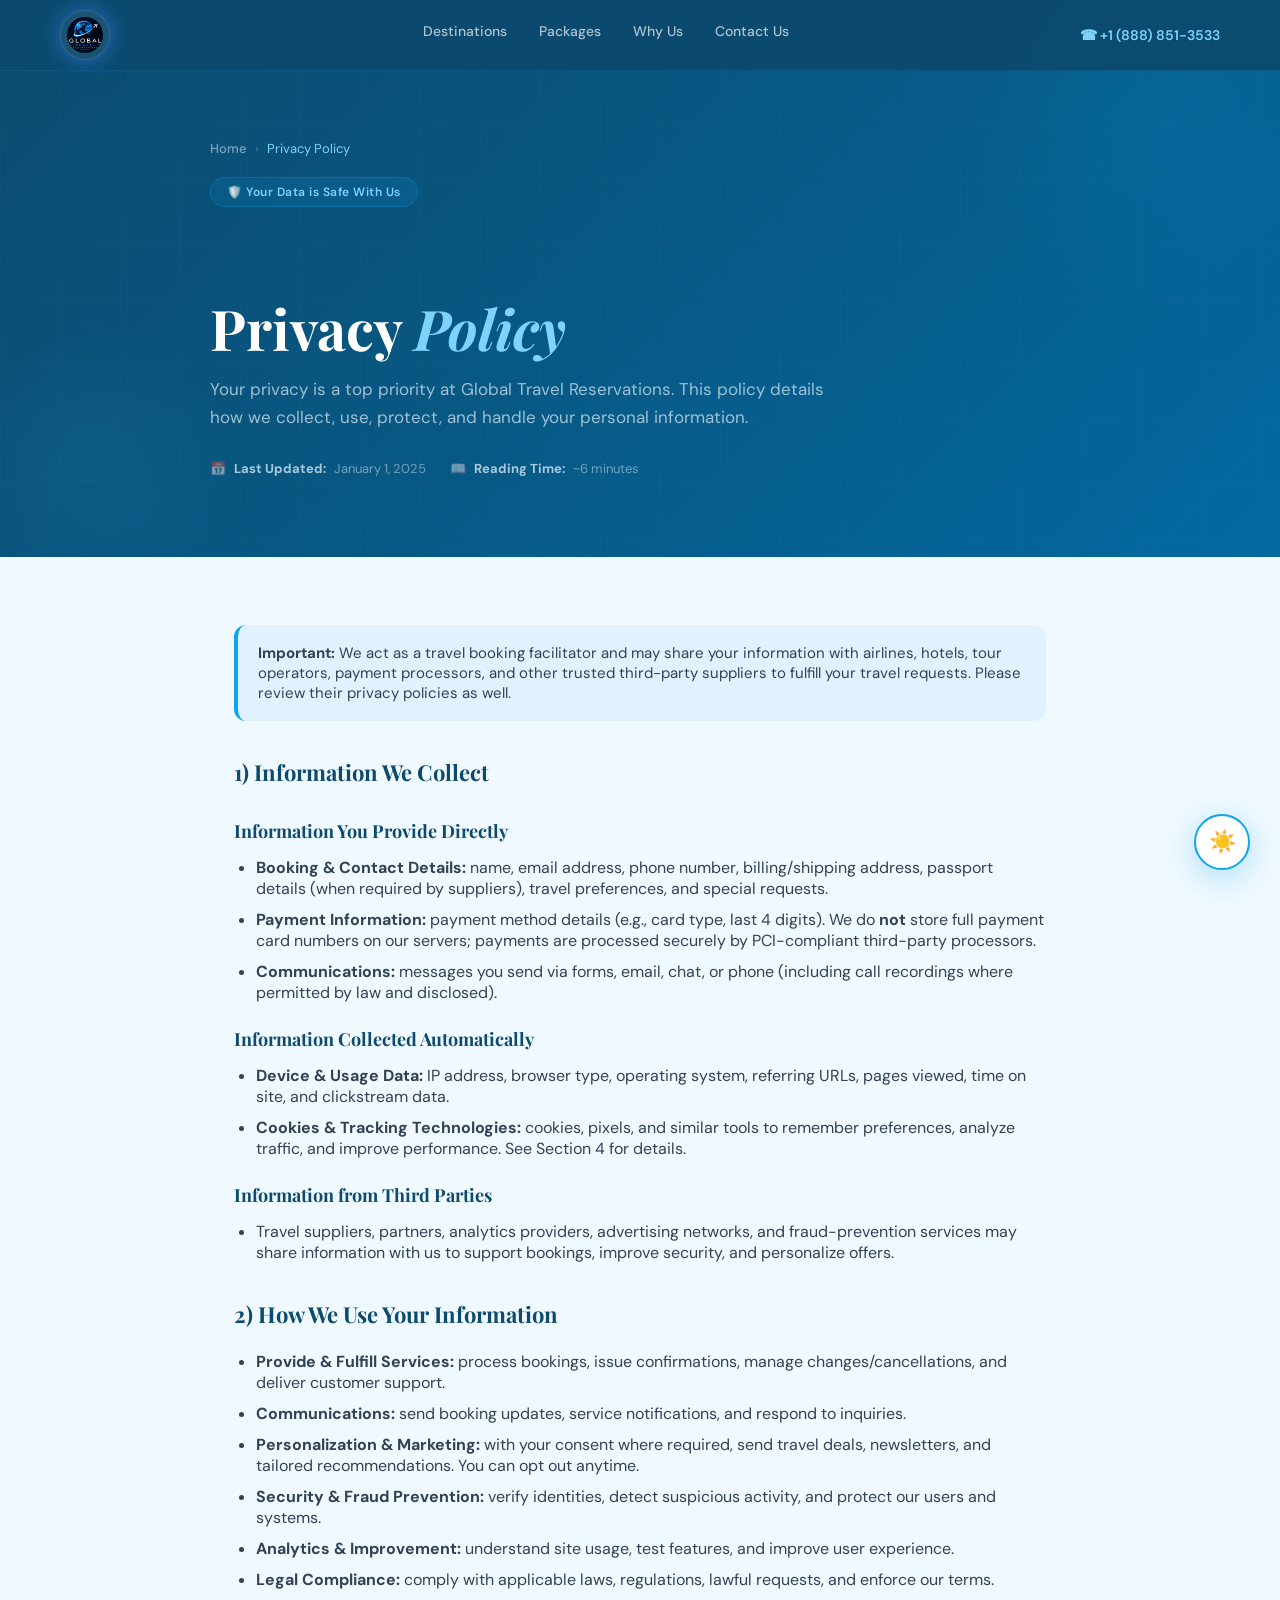
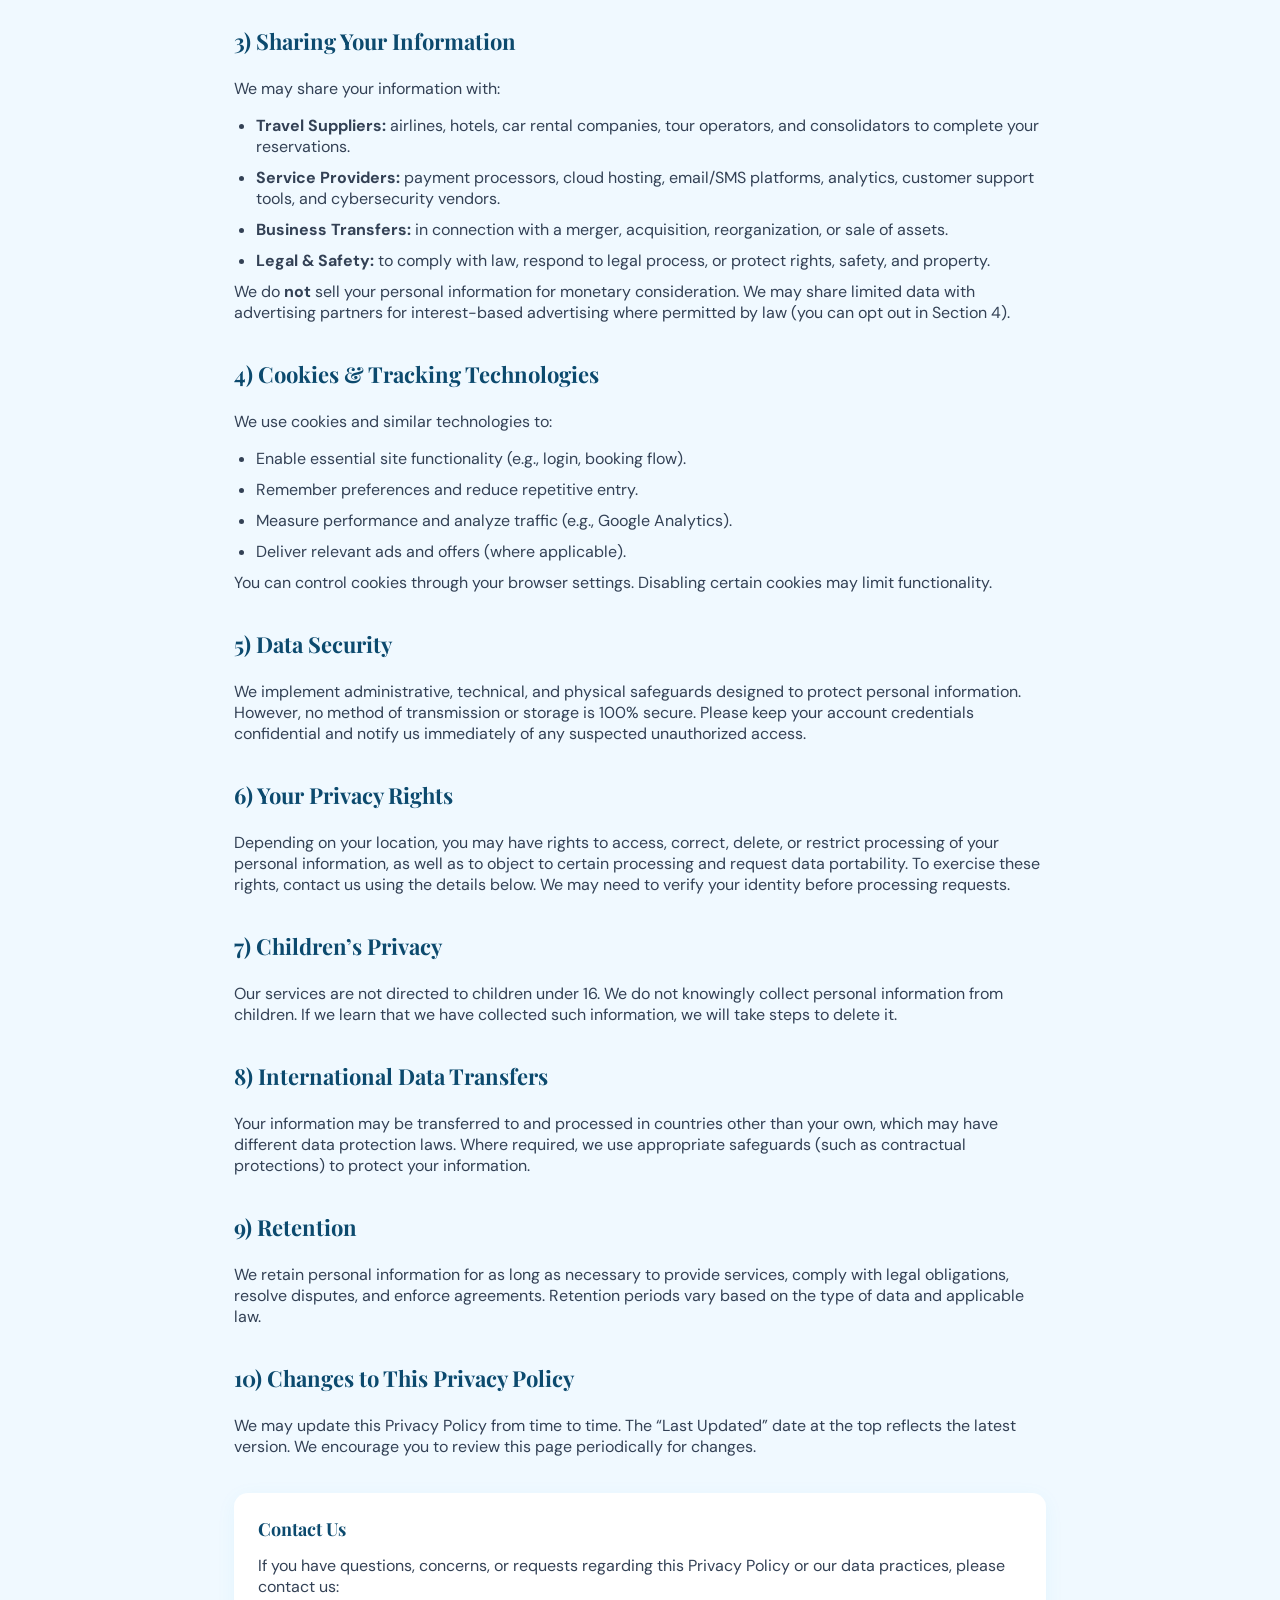
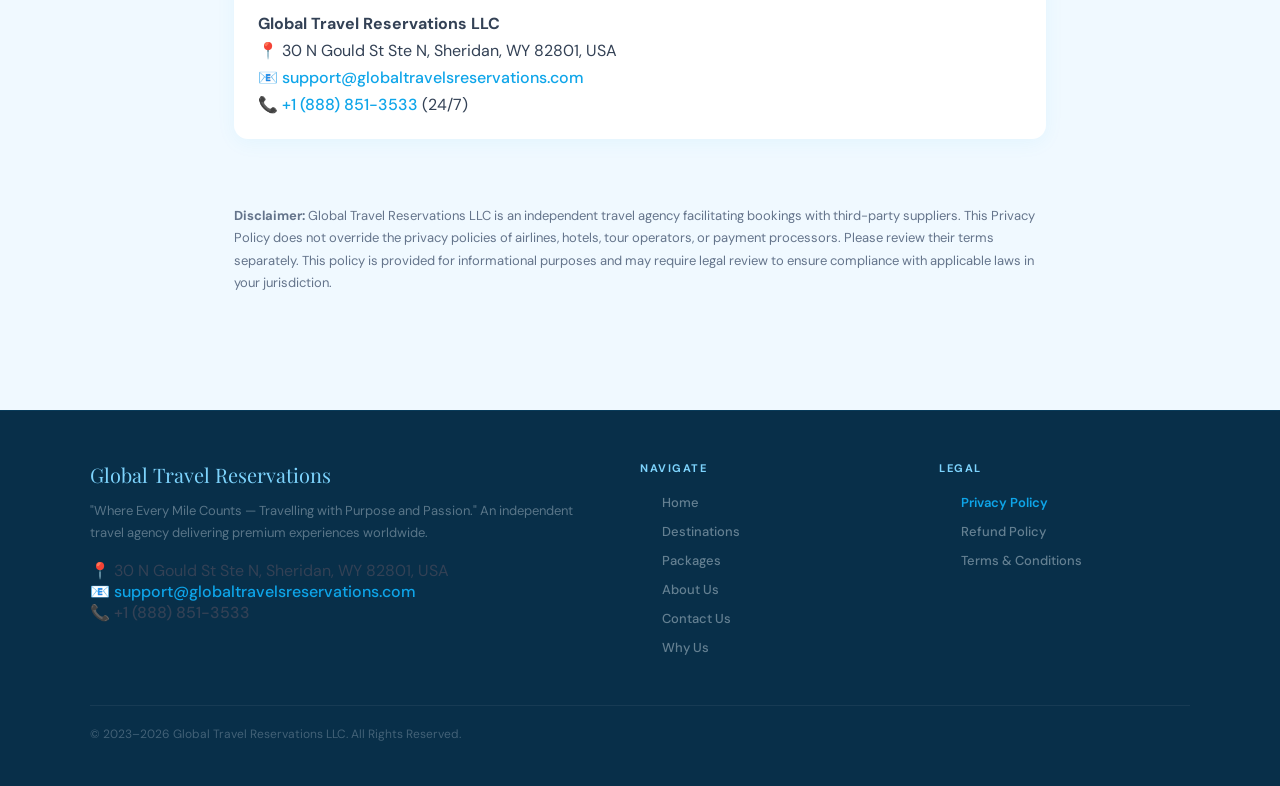
<file: privacy-policy.html>
<!DOCTYPE html>
<html lang="en" data-theme="light">
<head>
<meta charset="UTF-8">
<meta name="viewport" content="width=device-width, initial-scale=1.0">
<title>Privacy Policy — Global Travel Reservations</title>
<meta name="description" content="Learn how Global Travel Reservations collects, uses, and protects your personal data. Your privacy and security are our top priorities.">
<link href="https://fonts.googleapis.com/css2?family=Playfair+Display:ital,wght@0,400;0,600;0,700;1,400;1,700&family=DM+Sans:wght@300;400;500;600;700&display=swap" rel="stylesheet">
<!-- <link rel="stylesheet" href="footer.css"> -->
<style>
*, *::before, *::after { box-sizing: border-box; margin: 0; padding: 0; }

/* ===== THEME VARIABLES ===== */
:root {
  --transition: 0.4s cubic-bezier(0.4,0,0.2,1);
}

[data-theme="light"] {
  --bg-primary: #F0F9FF;
  --bg-secondary: #FFFFFF;
  --bg-tertiary: #E0F2FE;
  --bg-nav: rgba(12,74,110,0.96);
  --bg-hero: linear-gradient(135deg, #0C4A6E 0%, #075985 50%, #0369A1 100%);
  --bg-card: #FFFFFF;
  --bg-section-alt: #F8FAFF;
  --bg-highlight: #EFF6FF;
  --bg-badge: rgba(14,165,233,0.08);
  --text-primary: #0C4A6E;
  --text-secondary: #334155;
  --text-muted: #64748B;
  --text-light: #F0F9FF;
  --text-gold: #0EA5E9;
  --text-gold-light: #7DD3FC;
  --border-color: rgba(14,165,233,0.12);
  --border-strong: rgba(14,165,233,0.25);
  --shadow-card: 0 4px 24px rgba(14,165,233,0.08);
  --shadow-hover: 0 12px 40px rgba(14,165,233,0.14);
  --divider: rgba(14,165,233,0.1);
  --gold: #0EA5E9;
}

[data-theme="dark"] {
  --bg-primary: #0F172A;
  --bg-secondary: #1E293B;
  --bg-tertiary: #1E293B;
  --bg-nav: rgba(15,23,42,0.96);
  --bg-hero: linear-gradient(135deg, #0F172A 0%, #1E293B 50%, #1E3A5F 100%);
  --bg-card: #1E293B;
  --bg-section-alt: #162032;
  --bg-highlight: rgba(14,165,233,0.08);
  --bg-badge: rgba(14,165,233,0.12);
  --text-primary: #F1F5F9;
  --text-secondary: #CBD5E1;
  --text-muted: #94A3B8;
  --text-light: #F1F5F9;
  --text-gold: #38BDF8;
  --text-gold-light: #7DD3FC;
  --border-color: rgba(14,165,233,0.12);
  --border-strong: rgba(14,165,233,0.25);
  --shadow-card: 0 4px 24px rgba(0,0,0,0.3);
  --shadow-hover: 0 12px 40px rgba(0,0,0,0.4);
  --divider: rgba(255,255,255,0.06);
  --gold: #38BDF8;
}

html { scroll-behavior: smooth; }

body {
  font-family: 'DM Sans', sans-serif;
  background: var(--bg-primary);
  color: var(--text-secondary);
  transition: background var(--transition), color var(--transition);
  overflow-x: hidden;
}

/* ===== NAVBAR (same as Refund Policy) ===== */
nav {
  position: fixed; top: 0; left: 0; right: 0; z-index: 100;
  display: flex; align-items: center; justify-content: space-between;
  padding: 10px 60px; background: var(--bg-nav); backdrop-filter: blur(20px);
  border-bottom: 1px solid rgba(14,165,233,0.15); transition: background var(--transition);
}
.nav-logo { display: flex; align-items: center; gap: 10px; text-decoration: none; }
.nav-logo-text { font-family: 'Playfair Display', serif; font-size: 20px; font-weight: 700; color: #FFFFFF; }
.nav-logo-text span { color: #7DD3FC; }
.nav-links { display: flex; gap: 32px; list-style: none; }
.nav-links a { color: rgba(240,249,255,0.7); text-decoration: none; font-size: 14px; font-weight: 500; transition: color 0.2s; }
.nav-links a:hover { color: #7DD3FC; }
.nav-right { display: flex; align-items: center; gap: 16px; }
.nav-phone { color: #7DD3FC; font-weight: 600; font-size: 14px; text-decoration: none; transition: color 0.2s; }
.nav-phone:hover { color: #FFFFFF; }

.theme-toggle {
  position: fixed; bottom: 28px; right: 28px; z-index: 999; width: 52px; height: 52px;
  border-radius: 50%; border: 2px solid var(--gold); background: var(--bg-secondary);
  cursor: pointer; display: flex; align-items: center; justify-content: center;
  font-size: 22px; box-shadow: 0 8px 28px rgba(14,165,233,0.25); transition: all 0.3s ease;
}
.theme-toggle:hover { transform: scale(1.1) rotate(15deg); box-shadow: 0 12px 36px rgba(14,165,233,0.35); }

.page-hero {
  background: var(--bg-hero); padding: 140px 60px 80px; position: relative;
  overflow: hidden; transition: background var(--transition);
}
.page-hero::before { content: ''; position: absolute; top: -80px; right: -80px; width: 400px; height: 400px; border-radius: 50%; background: radial-gradient(circle, rgba(14,165,233,0.1) 0%, transparent 70%); pointer-events: none; }
.page-hero::after { content: ''; position: absolute; bottom: -60px; left: -60px; width: 300px; height: 300px; border-radius: 50%; background: radial-gradient(circle, rgba(56,189,248,0.08) 0%, transparent 70%); pointer-events: none; }
.hero-grid-lines { position: absolute; inset: 0; opacity: 0.03; background-image: linear-gradient(rgba(255,255,255,0.5) 1px, transparent 1px), linear-gradient(90deg, rgba(255,255,255,0.5) 1px, transparent 1px); background-size: 60px 60px; pointer-events: none; }
.page-hero-inner { max-width: 860px; margin: 0 auto; position: relative; z-index: 2; }
.page-breadcrumb { display: flex; align-items: center; gap: 8px; font-size: 13px; color: rgba(240,249,255,0.5); margin-bottom: 20px; }
.page-breadcrumb a { color: rgba(240,249,255,0.5); text-decoration: none; transition: color 0.2s; }
.page-breadcrumb a:hover { color: #7DD3FC; } .page-breadcrumb .sep { color: rgba(240,249,255,0.25); } .page-breadcrumb .current { color: #7DD3FC; }
.page-hero-badge { display: inline-flex; align-items: center; gap: 8px; background: rgba(14,165,233,0.12); border: 1px solid rgba(14,165,233,0.25); border-radius: 50px; padding: 6px 16px; color: #7DD3FC; font-size: 12px; font-weight: 600; letter-spacing: 0.5px; margin-bottom: 20px; }
.page-hero h1 { font-family: 'Playfair Display', serif; font-size: clamp(36px, 5vw, 56px); font-weight: 700; color: #FFFFFF; line-height: 1.1; margin-bottom: 16px; }
.page-hero h1 em { color: #7DD3FC; font-style: italic; }
.page-hero-desc { font-size: 17px; color: rgba(240,249,255,0.65); line-height: 1.7; max-width: 620px; margin-bottom: 28px; }
.page-meta { display: flex; align-items: center; gap: 24px; flex-wrap: wrap; }
.page-meta-item { display: flex; align-items: center; gap: 8px; font-size: 13px; color: rgba(240,249,255,0.45); }
.page-meta-item strong { color: rgba(240,249,255,0.7); }

.page-layout { max-width: 1100px; margin: 0 auto; padding: 60px 40px 100px; display: grid; grid-template-columns: 1fr 300px; gap: 48px; align-items: start; }
.toc-card { position: sticky; top: 90px; background: var(--bg-card); border: 1px solid var(--border-color); border-radius: 20px; padding: 24px; box-shadow: var(--shadow-card); transition: all var(--transition); }
.toc-title { font-size: 12px; font-weight: 700; letter-spacing: 2px; text-transform: uppercase; color: var(--gold); margin-bottom: 16px; display: flex; align-items: center; gap: 8px; transition: color var(--transition); }
.toc-list { list-style: none; display: flex; flex-direction: column; gap: 4px; }
.toc-list li a { display: flex; align-items: center; gap: 8px; padding: 8px 10px; border-radius: 8px; font-size: 13px; font-weight: 500; color: var(--text-muted); text-decoration: none; transition: all 0.2s ease; border-left: 2px solid transparent; }
.toc-list li a:hover, .toc-list li a.active { color: var(--gold); background: var(--bg-badge); border-left-color: var(--gold); padding-left: 14px; }
.toc-num { width: 20px; height: 20px; border-radius: 50%; background: var(--bg-badge); display: flex; align-items: center; justify-content: center; font-size: 10px; font-weight: 700; color: var(--gold); flex-shrink: 0; transition: all var(--transition); }
.toc-divider { height: 1px; background: var(--divider); margin: 16px 0; }
.toc-contact { background: var(--bg-badge); border-radius: 12px; padding: 16px; text-align: center; }
.toc-contact-title { font-size: 13px; font-weight: 600; color: var(--text-primary); margin-bottom: 6px; transition: color var(--transition); }
.toc-contact-sub { font-size: 12px; color: var(--text-muted); margin-bottom: 12px; line-height: 1.5; transition: color var(--transition); }
.toc-contact-btn { display: block; width: 100%; padding: 10px 16px; background: var(--gold); color: #0C4A6E; border: none; border-radius: 8px; font-size: 13px; font-weight: 700; text-decoration: none; text-align: center; cursor: pointer; transition: all 0.2s; }
.toc-contact-btn:hover { background: var(--gold-light); transform: translateY(-1px); }
[data-theme="dark"] .toc-contact-btn { color: #0F172A; }
.policy-content { min-width: 0; }
.policy-alert { display: flex; gap: 14px; padding: 20px 22px; border-radius: 14px; margin-bottom: 36px; border-left: 4px solid; transition: all var(--transition); background: var(--bg-highlight); border-left-color: var(--gold); }
.alert-icon { font-size: 22px; flex-shrink: 0; margin-top: 1px; }
.alert-text { font-size: 14px; line-height: 1.7; transition: color var(--transition); }
[data-theme="light"] .policy-alert .alert-text { color: #0C4A6E; } [data-theme="dark"] .policy-alert .alert-text { color: var(--text-secondary); }
.alert-text strong { font-weight: 700; }
.policy-section { margin-bottom: 52px; scroll-margin-top: 100px; }
.policy-section-header { display: flex; align-items: flex-start; gap: 16px; margin-bottom: 20px; padding-bottom: 16px; border-bottom: 1px solid var(--divider); }
.section-icon-box { width: 48px; height: 48px; border-radius: 12px; background: var(--bg-badge); display: flex; align-items: center; justify-content: center; font-size: 22px; flex-shrink: 0; transition: background var(--transition); }
.section-num { font-size: 10px; font-weight: 700; letter-spacing: 1px; text-transform: uppercase; color: var(--gold); margin-bottom: 4px; transition: color var(--transition); }
.policy-section h2 { font-family: 'Playfair Display', serif; font-size: 26px; font-weight: 700; color: var(--text-primary); line-height: 1.2; margin: 0; transition: color var(--transition); }
.policy-section p { font-size: 15px; color: var(--text-secondary); line-height: 1.8; margin-bottom: 16px; transition: color var(--transition); }
.policy-section p:last-child { margin-bottom: 0; }
.info-card { background: var(--bg-card); border: 1px solid var(--border-color); border-radius: 14px; padding: 22px 24px; margin: 20px 0; box-shadow: var(--shadow-card); transition: all var(--transition); }
.info-card:hover { box-shadow: var(--shadow-hover); border-color: var(--border-strong); }
.info-card-title { font-size: 15px; font-weight: 700; color: var(--text-primary); margin-bottom: 12px; display: flex; align-items: center; gap: 8px; transition: color var(--transition); }
.policy-list { list-style: none; display: flex; flex-direction: column; gap: 10px; margin: 16px 0; }
.policy-list li { display: flex; align-items: flex-start; gap: 10px; font-size: 14px; color: var(--text-secondary); line-height: 1.6; padding: 10px 14px; background: var(--bg-card); border: 1px solid var(--border-color); border-radius: 10px; transition: all var(--transition); }
.policy-list li:hover { border-color: var(--border-strong); background: var(--bg-highlight); }
.list-bullet { color: var(--gold); font-size: 16px; flex-shrink: 0; margin-top: 1px; transition: color var(--transition); }
.list-text { flex: 1; }
.list-text strong { font-weight: 600; color: var(--text-primary); transition: color var(--transition); }

footer { background: #082F49; padding: 50px 60px 28px; border-top: 1px solid rgba(14,165,233,0.1); transition: background var(--transition); }
[data-theme="dark"] footer { background: #020617; }
.footer-inner { max-width: 1100px; margin: 0 auto; }
.footer-top { display: grid; grid-template-columns: 2fr 1fr 1fr; gap: 48px; margin-bottom: 40px; }
.footer-brand-name { font-family: 'Playfair Display', serif; font-size: 20px; color: #7DD3FC; margin-bottom: 12px; }
.footer-brand-desc { font-size: 13px; color: rgba(240,249,255,0.35); line-height: 1.7; margin-bottom: 16px; }
.footer-col-title { font-size: 11px; font-weight: 700; letter-spacing: 1.5px; text-transform: uppercase; color: #7DD3FC; margin-bottom: 16px; }
.footer-links { list-style: none; }
.footer-links li { margin-bottom: 8px; }
.footer-links a { font-size: 13px; color: rgba(240,249,255,0.4); text-decoration: none; transition: color 0.2s; }
.footer-links a:hover { color: #7DD3FC; }
.footer-links a.active-link { color: #0EA5E9; font-weight: 600; }
.footer-bottom { border-top: 1px solid rgba(255,255,255,0.06); padding-top: 20px; }
.footer-legal { font-size: 12px; color: rgba(240,249,255,0.25); }


/* page data  css */


  .container { max-width: 860px; margin: 0 auto; padding: 40px 24px 100px; }

  h1, h2, h3 {
    font-family: 'Playfair Display', serif;
    color: var(--text-primary);
    margin-top: 36px; margin-bottom: 14px;
    transition: color var(--transition);
  }
  h1 { font-size: clamp(32px, 5vw, 46px); margin-top: 70px; line-height: 1.15; }
  h2 { font-size: 22px; border-bottom: 2px solid var(--border-subtle); padding-bottom: 8px; }
  h3 { font-size: 18px; margin-top: 24px; }

  p, li { margin-bottom: 16px; font-size: 16px; }
  ul { padding-left: 22px; }
  li { margin-bottom: 10px; }

  a { color: var(--gold); text-decoration: none; font-weight: 500; transition: color 0.2s; }
  a:hover { color: var(--gold-light); text-decoration: underline; }

  .last-updated { font-size: 14px; color: var(--text-muted); margin-bottom: 28px; }

  .highlight {
    background: var(--bg-tertiary);
    padding: 18px 20px;
    border-radius: 12px;
    border-left: 4px solid var(--gold);
    margin: 28px 0;
    font-size: 15px;
  }

  .contact-box {
    background: var(--bg-card);
    border: 1px solid var(--border-input);
    padding: 24px;
    border-radius: 14px;
    margin-top: 36px;
    box-shadow: 0 4px 20px rgba(14,165,233,0.06);
  }

  .btn-back {
    display: inline-flex; align-items: center; gap: 8px;
    color: var(--gold); font-weight: 600; margin-bottom: 20px; font-size: 15px;
  }
  .btn-back:hover { text-decoration: none; color: var(--gold-light); }

  .disclaimer {
    margin-top: 48px; font-size: 13px; color: var(--text-muted);
    border-top: 1px solid var(--border-subtle); padding-top: 18px; line-height: 1.7;
  }

 
  .theme-toggle {
    position: fixed; bottom: 30px; right: 30px; z-index: 999;
    width: 56px; height: 56px; border-radius: 50%;
    border: 2px solid var(--gold); background: var(--bg-secondary);
    cursor: pointer; display: flex; align-items: center; justify-content: center;
    box-shadow: 0 8px 32px rgba(14,165,233,0.3); transition: all 0.3s ease;
  }
  .theme-toggle:hover { transform: scale(1.1) rotate(15deg); }
  .toggle-icon { font-size: 24px; transition: all 0.4s ease; position: absolute; }
  .sun-icon { opacity: 1; transform: rotate(0deg) scale(1); }
  .moon-icon { opacity: 0; transform: rotate(-180deg) scale(0.5); }
  [data-theme="dark"] .sun-icon { opacity: 0; transform: rotate(180deg) scale(0.5); }
  [data-theme="dark"] .moon-icon { opacity: 1; transform: rotate(0deg) scale(1); }

  @media (max-width: 640px) {
    .container { padding: 30px 18px 80px; }
    h1 { margin-top: 50px; }
    .theme-toggle { bottom: 20px; right: 20px; width: 48px; height: 48px; }
  }

/* end page data css  */

@media (max-width: 900px) {
  .page-layout { grid-template-columns: 1fr; padding: 40px 24px 80px; }
  .toc-card { position: static; }
  nav { padding: 16px 24px; }
  .nav-links { display: none; }
  .page-hero { padding: 120px 24px 60px; }
  footer { padding: 40px 24px 24px; }
  .footer-top { grid-template-columns: 1fr; }
}

/* nav logo  */
 .nav-logo {
  display: flex;
  align-items: center;
}

.nav-logo img {
  width: 50px;
  height: 50px;
  border-radius: 50%;
  object-fit: cover;

  /* Premium Glow Effect */
  background: rgba(255,255,255,0.06);
  padding: 6px;

  box-shadow:
    0 0 18px rgba(59,130,246,0.45),
    0 0 35px rgba(59,130,246,0.25);

  border: 1px solid rgba(255,255,255,0.12);

  transition: all 0.3s ease;
}

/* Hover Effect */
.nav-logo img:hover {
  transform: scale(1.06);
  box-shadow:
    0 0 24px rgba(59,130,246,0.65),
    0 0 45px rgba(59,130,246,0.35);
}
</style>
</head>
<body>


<button class="theme-toggle" id="themeToggle" aria-label="Toggle theme">☀️</button>


<nav>
   <!-- <div class="nav-logo">
  <img src="./logo.png" alt="Global Travel Reservations Logo">
</div> -->
<a href="index.html" class="nav-logo">
  <img src="./logo.png" alt="Global Travel Reservations Logo">
</a>
  <!-- <ul class="nav-links">
    <li><a href="index.html">Home</a></li>
    <li><a href="index.html#contact">Contact</a></li>
  </ul> -->


   <ul class="nav-links">
    <li><a href="index.html#destinations">Destinations</a></li>
    <li><a href="index.html#packages">Packages</a></li>
    <li><a href="index.html#why">Why Us</a></li>
    <li><a href="index.html#contact">Contact Us</a></li>
  </ul>
  <div class="nav-right">
    <a href="tel:+18888513533" class="nav-phone">☎ +1 (888) 851-3533</a>
  </div>
</nav>

<!-- PAGE HERO -->
<div class="page-hero">
  <div class="hero-grid-lines"></div>
  <div class="page-hero-inner">
    <div class="page-breadcrumb">
      <a href="index.html">Home</a>
      <span class="sep">›</span>
      <span class="current">Privacy Policy</span>
    </div>
    <div class="page-hero-badge">🛡️ Your Data is Safe With Us</div>
    <h1>Privacy <em>Policy</em></h1>
    <p class="page-hero-desc">
      Your privacy is a top priority at Global Travel Reservations. This policy details how we collect, use, protect, and handle your personal information.
    </p>
    <div class="page-meta">
      <div class="page-meta-item">📅 <strong>Last Updated:</strong> January 1, 2025</div>
      <div class="page-meta-item">📖 <strong>Reading Time:</strong> ~6 minutes</div>
    </div>
  </div>
</div>

<!-- MAIN LAYOUT -->
<!-- <div class="page-layout"> -->

<div class="container">
  <!-- <a href="index.html" class="btn-back">← Back to Home</a>
  <h1>Privacy Policy</h1>
  <p class="last-updated">Last Updated: <span id="currentDate"></span></p>

  <p>At <strong>Global Travel Reservations</strong> (“we”, “our”, or “us”), your privacy matters. This Privacy Policy explains how we collect, use, disclose, and protect your personal information when you visit <strong>globaltravelsreservations.com</strong> (the “Site”), request quotes, make bookings, contact our support team, or otherwise interact with our services.</p> -->

  <div class="highlight">
    <strong>Important:</strong> We act as a travel booking facilitator and may share your information with airlines, hotels, tour operators, payment processors, and other trusted third-party suppliers to fulfill your travel requests. Please review their privacy policies as well.
  </div>

  <h2>1) Information We Collect</h2>
  <h3>Information You Provide Directly</h3>
  <ul>
    <li><strong>Booking & Contact Details:</strong> name, email address, phone number, billing/shipping address, passport details (when required by suppliers), travel preferences, and special requests.</li>
    <li><strong>Payment Information:</strong> payment method details (e.g., card type, last 4 digits). We do <strong>not</strong> store full payment card numbers on our servers; payments are processed securely by PCI-compliant third-party processors.</li>
    <li><strong>Communications:</strong> messages you send via forms, email, chat, or phone (including call recordings where permitted by law and disclosed).</li>
  </ul>

  <h3>Information Collected Automatically</h3>
  <ul>
    <li><strong>Device & Usage Data:</strong> IP address, browser type, operating system, referring URLs, pages viewed, time on site, and clickstream data.</li>
    <li><strong>Cookies & Tracking Technologies:</strong> cookies, pixels, and similar tools to remember preferences, analyze traffic, and improve performance. See Section 4 for details.</li>
  </ul>

  <h3>Information from Third Parties</h3>
  <ul>
    <li>Travel suppliers, partners, analytics providers, advertising networks, and fraud-prevention services may share information with us to support bookings, improve security, and personalize offers.</li>
  </ul>

  <h2>2) How We Use Your Information</h2>
  <ul>
    <li><strong>Provide & Fulfill Services:</strong> process bookings, issue confirmations, manage changes/cancellations, and deliver customer support.</li>
    <li><strong>Communications:</strong> send booking updates, service notifications, and respond to inquiries.</li>
    <li><strong>Personalization & Marketing:</strong> with your consent where required, send travel deals, newsletters, and tailored recommendations. You can opt out anytime.</li>
    <li><strong>Security & Fraud Prevention:</strong> verify identities, detect suspicious activity, and protect our users and systems.</li>
    <li><strong>Analytics & Improvement:</strong> understand site usage, test features, and improve user experience.</li>
    <li><strong>Legal Compliance:</strong> comply with applicable laws, regulations, lawful requests, and enforce our terms.</li>
  </ul>

  <h2>3) Sharing Your Information</h2>
  <p>We may share your information with:</p>
  <ul>
    <li><strong>Travel Suppliers:</strong> airlines, hotels, car rental companies, tour operators, and consolidators to complete your reservations.</li>
    <li><strong>Service Providers:</strong> payment processors, cloud hosting, email/SMS platforms, analytics, customer support tools, and cybersecurity vendors.</li>
    <li><strong>Business Transfers:</strong> in connection with a merger, acquisition, reorganization, or sale of assets.</li>
    <li><strong>Legal & Safety:</strong> to comply with law, respond to legal process, or protect rights, safety, and property.</li>
  </ul>
  <p>We do <strong>not</strong> sell your personal information for monetary consideration. We may share limited data with advertising partners for interest-based advertising where permitted by law (you can opt out in Section 4).</p>

  <h2>4) Cookies & Tracking Technologies</h2>
  <p>We use cookies and similar technologies to:</p>
  <ul>
    <li>Enable essential site functionality (e.g., login, booking flow).</li>
    <li>Remember preferences and reduce repetitive entry.</li>
    <li>Measure performance and analyze traffic (e.g., Google Analytics).</li>
    <li>Deliver relevant ads and offers (where applicable).</li>
  </ul>
  <p>You can control cookies through your browser settings. Disabling certain cookies may limit functionality.</p>

  <h2>5) Data Security</h2>
  <p>We implement administrative, technical, and physical safeguards designed to protect personal information. However, no method of transmission or storage is 100% secure. Please keep your account credentials confidential and notify us immediately of any suspected unauthorized access.</p>

  <h2>6) Your Privacy Rights</h2>
  <p>Depending on your location, you may have rights to access, correct, delete, or restrict processing of your personal information, as well as to object to certain processing and request data portability. To exercise these rights, contact us using the details below. We may need to verify your identity before processing requests.</p>

  <h2>7) Children’s Privacy</h2>
  <p>Our services are not directed to children under 16. We do not knowingly collect personal information from children. If we learn that we have collected such information, we will take steps to delete it.</p>

  <h2>8) International Data Transfers</h2>
  <p>Your information may be transferred to and processed in countries other than your own, which may have different data protection laws. Where required, we use appropriate safeguards (such as contractual protections) to protect your information.</p>

  <h2>9) Retention</h2>
  <p>We retain personal information for as long as necessary to provide services, comply with legal obligations, resolve disputes, and enforce agreements. Retention periods vary based on the type of data and applicable law.</p>

  <h2>10) Changes to This Privacy Policy</h2>
  <p>We may update this Privacy Policy from time to time. The “Last Updated” date at the top reflects the latest version. We encourage you to review this page periodically for changes.</p>

  <div class="contact-box">
    <h3 style="margin-top:0;">Contact Us</h3>
    <p>If you have questions, concerns, or requests regarding this Privacy Policy or our data practices, please contact us:</p>
    <p style="margin-bottom:6px;"><strong>Global Travel Reservations LLC</strong></p>
    <p style="margin-bottom:6px;">📍 30 N Gould St Ste N, Sheridan, WY 82801, USA</p>
    <p style="margin-bottom:6px;">📧 <a href="mailto:support@globaltravelsreservations.com">support@globaltravelsreservations.com</a></p>
    <p style="margin-bottom:0;">📞 <a href="tel:+18888513533">+1 (888) 851-3533</a> (24/7)</p>
  </div>

  <p class="disclaimer">
    <strong>Disclaimer:</strong> Global Travel Reservations LLC is an independent travel agency facilitating bookings with third-party suppliers. This Privacy Policy does not override the privacy policies of airlines, hotels, tour operators, or payment processors. Please review their terms separately. This policy is provided for informational purposes and may require legal review to ensure compliance with applicable laws in your jurisdiction.
  </p>
</div>



  <!-- end policy-content -->
<!-- </div> -->
<!-- end page-layout -->

<!-- FOOTER -->
<footer>
  <div class="footer-inner">
    <div class="footer-top">
      <!-- <div>
        <div class="footer-brand-name">Global Travel Reservations</div>
        <p class="footer-brand-desc">"Where Every Mile Counts — Travelling with Purpose and Passion."</p>
      </div> -->
       <div>
        <div class="footer-brand-name">Global Travel Reservations</div>
        <p class="footer-brand-desc">"Where Every Mile Counts — Travelling with Purpose and Passion." An independent travel agency delivering premium experiences worldwide.</p>
        <div class="footer-contact-item">📍 30 N Gould St Ste N, Sheridan, WY 82801, USA</div>
        <div class="footer-contact-item">📧 <a href="mailto:support@globaltravelsreservations.com" style="color:var(--gold);text-decoration:none;transition:color 0.4s;">support@globaltravelsreservations.com</a></div>
        <div class="footer-contact-item">📞 <strong><a href="tel:+18888513533" style="color:var(--gold-light);text-decoration:none;transition:color 0.4s;">+1 (888) 851-3533</a></strong></div>
      </div>
      <div>
        <div class="footer-col-title">Navigate</div>
         <ul class="footer-links">
           <li><a href="index.html">Home</a></li>
          <li><a href="index.html#destinations">Destinations</a></li>
          <li><a href="index.html#packages">Packages</a></li>
          <li><a href="about-us.html">About Us</a></li>
          <li><a href="index.html#contact">Contact Us</a></li>
           <li><a href="index.html#why">Why Us</a></li>
        </ul>
      </div>
      <div>
        <div class="footer-col-title">Legal</div>
        <ul class="footer-links">
          <li><a href="privacy-policy.html" class="active-link">Privacy Policy</a></li>
          <li><a href="refund-policy.html">Refund Policy</a></li>
          <li><a href="terms-and-condition.html">Terms & Conditions</a></li>
        </ul>
      </div>
    </div>
    <div class="footer-bottom">
      <p class="footer-legal">© 2023–2026 Global Travel Reservations LLC. All Rights Reserved.</p>
    </div>
  </div>
</footer>

<!-- <script src="footer.js"></script> -->
<script>
// Theme Toggle & Active TOC Link (same as Refund Policy)
const themeToggle = document.getElementById('themeToggle');
const html = document.documentElement;
function getTheme(){return localStorage.getItem('gtr-theme')||'light';}
function applyTheme(theme){html.setAttribute('data-theme',theme);localStorage.setItem('gtr-theme',theme);themeToggle.textContent=theme==='dark'?'🌙':'☀️';}
applyTheme(getTheme());
themeToggle.addEventListener('click',()=>{applyTheme(getTheme()==='light'?'dark':'light');});
const sections=document.querySelectorAll('.policy-section');
const tocLinks=document.querySelectorAll('.toc-link');
const observer=new IntersectionObserver((entries)=>{entries.forEach(entry=>{if(entry.isIntersecting){tocLinks.forEach(link=>link.classList.remove('active'));const activeLink=document.querySelector(`.toc-link[href="#${entry.target.id}"]`);if(activeLink)activeLink.classList.add('active');}});},{rootMargin:'-20% 0px -75% 0px'});
sections.forEach(section=>observer.observe(section));
</script>
</body>
</html>
</file>
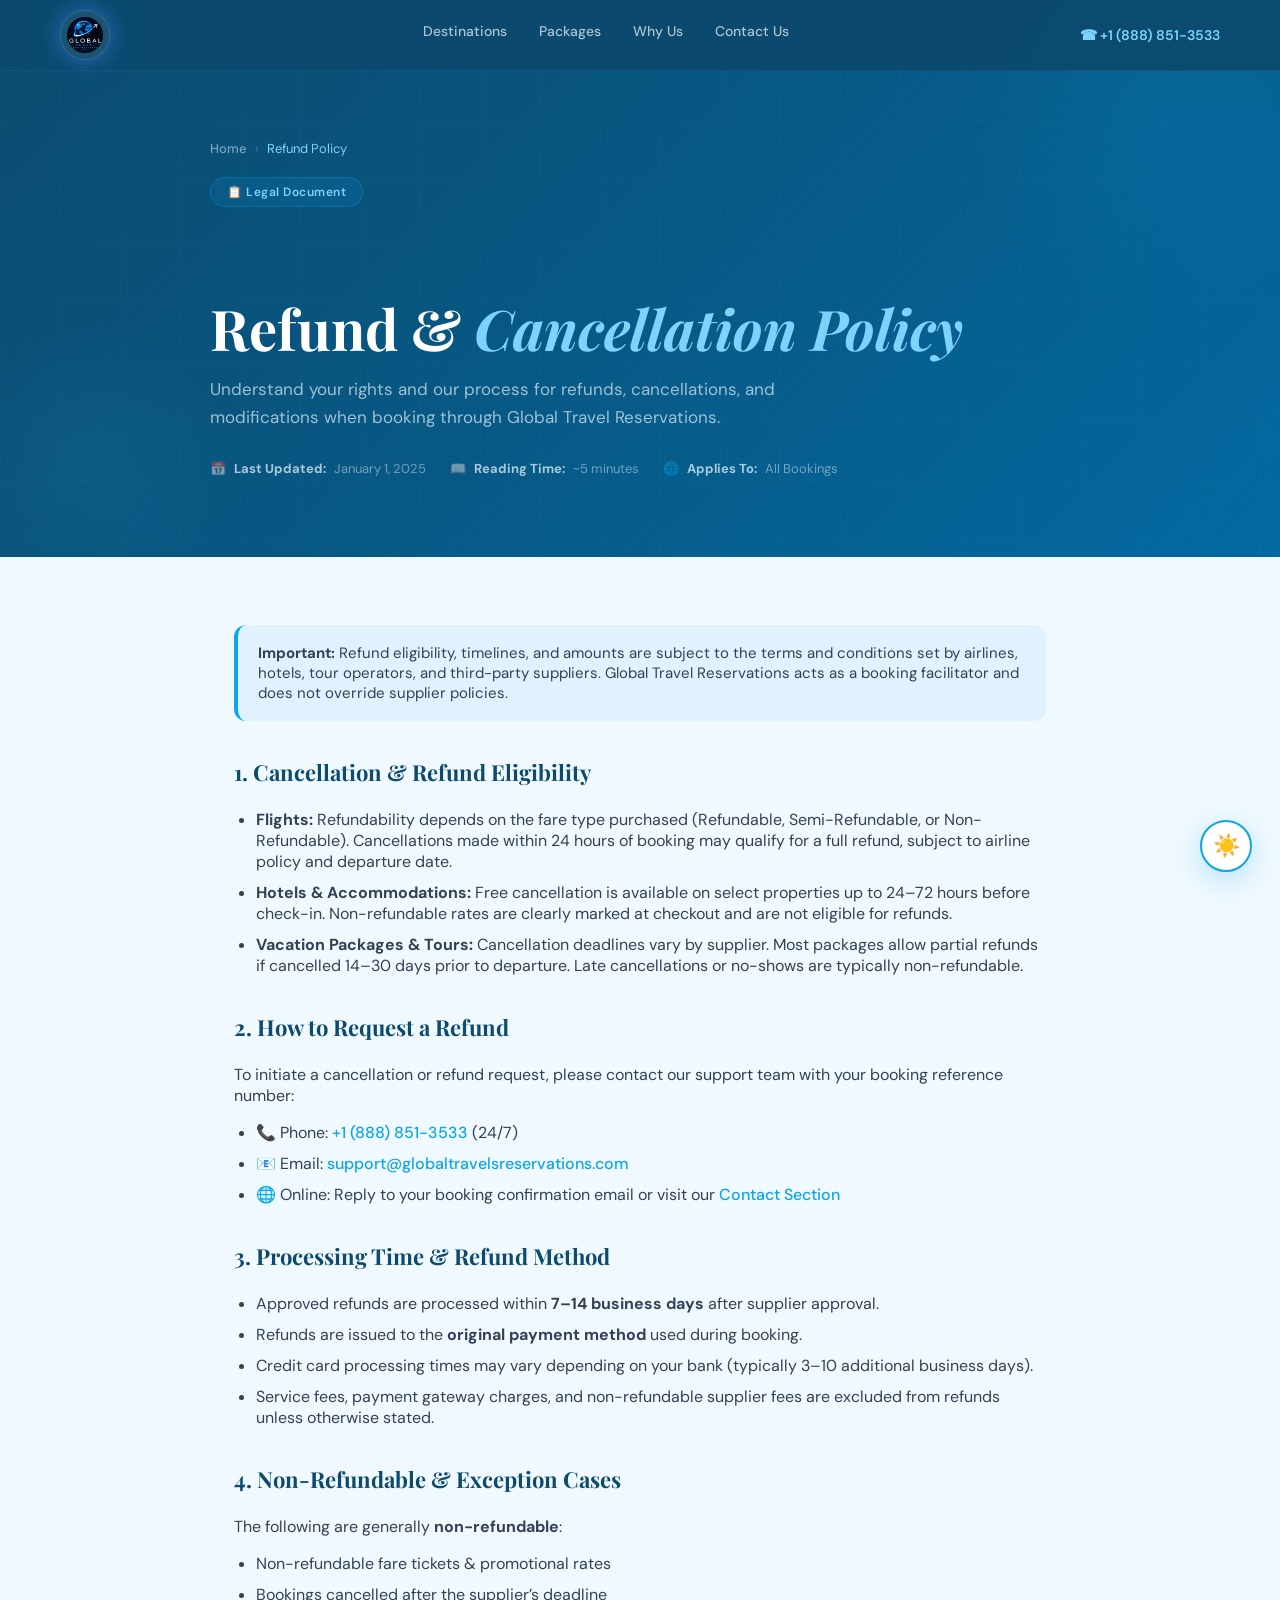
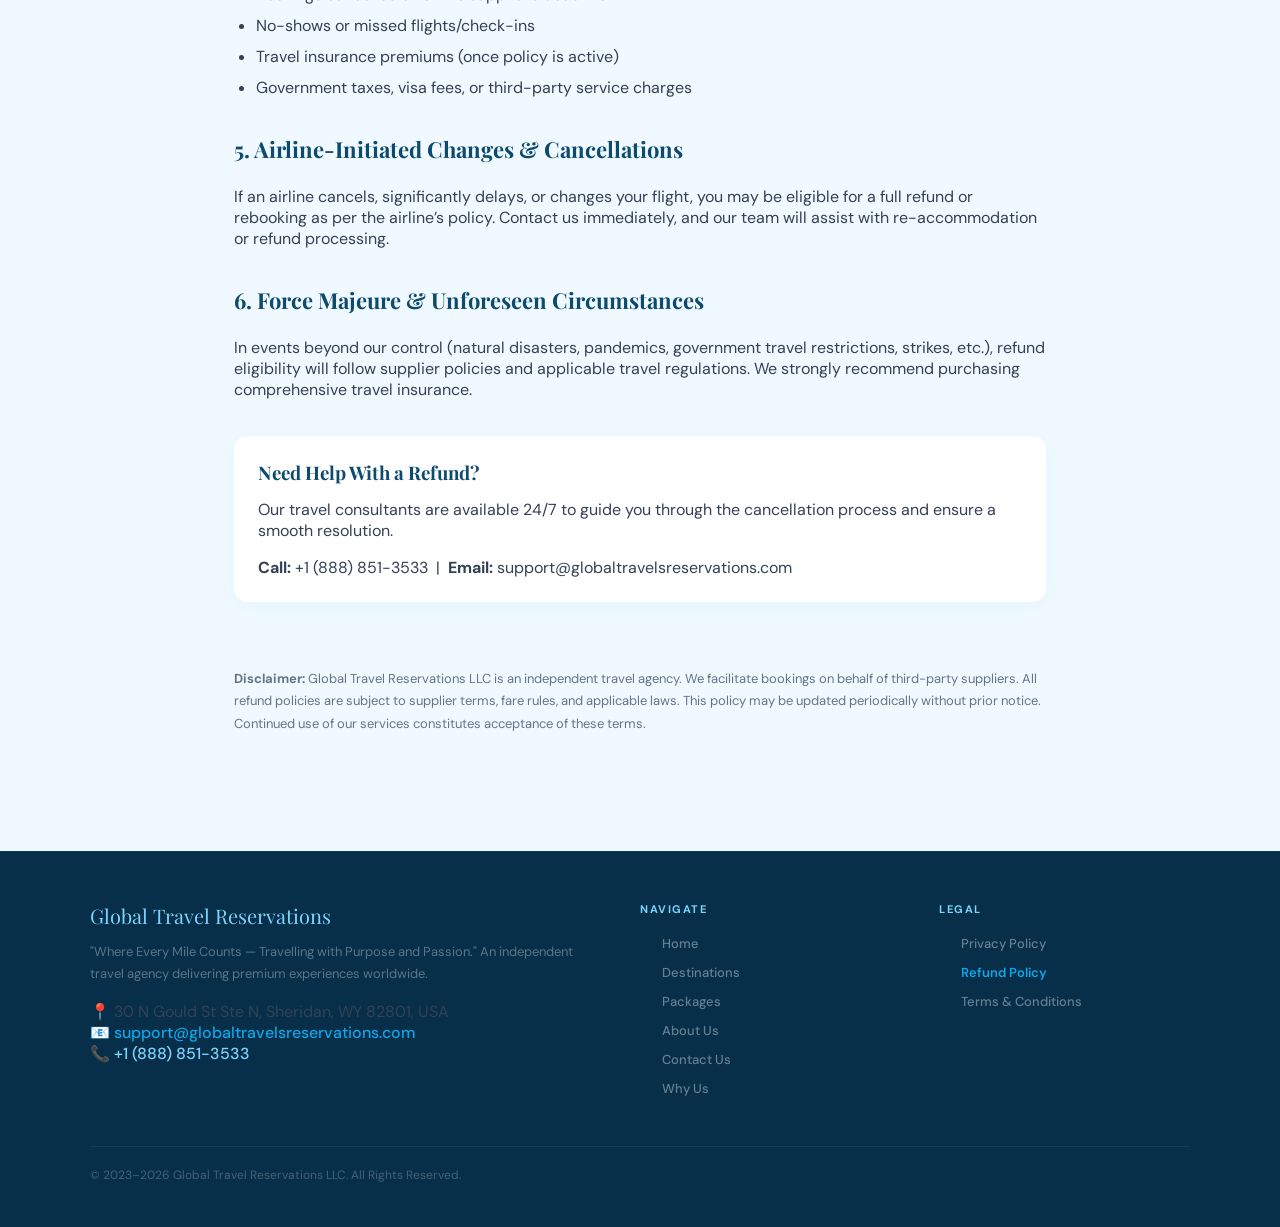
<file: refund-policy.html>
<!DOCTYPE html>
<html lang="en" data-theme="light">
<head>
<meta charset="UTF-8">
<meta name="viewport" content="width=device-width, initial-scale=1.0">
<title>Refund Policy — Global Travel Reservations</title>
<meta name="description" content="Read the refund and cancellation policy of Global Travel Reservations. Understand your rights and our process for flight and hotel refunds.">
<link href="https://fonts.googleapis.com/css2?family=Playfair+Display:ital,wght@0,400;0,600;0,700;1,400;1,700&family=DM+Sans:wght@300;400;500;600;700&display=swap" rel="stylesheet">

<style>
*, *::before, *::after { box-sizing: border-box; margin: 0; padding: 0; }

/* ===== THEME VARIABLES ===== */
:root {
  --transition: 0.4s cubic-bezier(0.4,0,0.2,1);
}

[data-theme="light"] {
  --bg-primary: #F0F9FF;
  --bg-secondary: #FFFFFF;
  --bg-tertiary: #E0F2FE;
  --bg-nav: rgba(12,74,110,0.96);
  --bg-hero: linear-gradient(135deg, #0C4A6E 0%, #075985 50%, #0369A1 100%);
  --bg-card: #FFFFFF;
  --bg-section-alt: #F8FAFF;
  --bg-highlight: #EFF6FF;
  --bg-warning: #FFFBEB;
  --bg-success: #F0FDF4;
  --bg-danger: #FFF1F2;
  --bg-badge: rgba(14,165,233,0.08);
  --text-primary: #0C4A6E;
  --text-secondary: #334155;
  --text-muted: #64748B;
  --text-light: #F0F9FF;
  --text-gold: #0EA5E9;
  --text-gold-light: #7DD3FC;
  --border-color: rgba(14,165,233,0.12);
  --border-strong: rgba(14,165,233,0.25);
  --shadow-card: 0 4px 24px rgba(14,165,233,0.08);
  --shadow-hover: 0 12px 40px rgba(14,165,233,0.14);
  --divider: rgba(14,165,233,0.1);
  --gold: #0EA5E9;
  --gold-dark: #0284C7;
  --gold-light: #7DD3FC;
  --accent: #E8533A;
  --success: #10B981;
  --warning: #F59E0B;
  --danger: #EF4444;
}

[data-theme="dark"] {
  --bg-primary: #0F172A;
  --bg-secondary: #1E293B;
  --bg-tertiary: #1E293B;
  --bg-nav: rgba(15,23,42,0.96);
  --bg-hero: linear-gradient(135deg, #0F172A 0%, #1E293B 50%, #1E3A5F 100%);
  --bg-card: #1E293B;
  --bg-section-alt: #162032;
  --bg-highlight: rgba(14,165,233,0.08);
  --bg-warning: rgba(245,158,11,0.08);
  --bg-success: rgba(16,185,129,0.08);
  --bg-danger: rgba(239,68,68,0.08);
  --bg-badge: rgba(14,165,233,0.12);
  --text-primary: #F1F5F9;
  --text-secondary: #CBD5E1;
  --text-muted: #94A3B8;
  --text-light: #F1F5F9;
  --text-gold: #38BDF8;
  --text-gold-light: #7DD3FC;
  --border-color: rgba(14,165,233,0.12);
  --border-strong: rgba(14,165,233,0.25);
  --shadow-card: 0 4px 24px rgba(0,0,0,0.3);
  --shadow-hover: 0 12px 40px rgba(0,0,0,0.4);
  --divider: rgba(255,255,255,0.06);
  --gold: #38BDF8;
  --gold-dark: #0EA5E9;
  --gold-light: #7DD3FC;
  --accent: #E8533A;
  --success: #10B981;
  --warning: #F59E0B;
  --danger: #EF4444;
}

html { scroll-behavior: smooth; }

body {
  font-family: 'DM Sans', sans-serif;
  background: var(--bg-primary);
  color: var(--text-secondary);
  transition: background var(--transition), color var(--transition);
  overflow-x: hidden;
}

/* ===== NAVBAR ===== */
nav {
  position: fixed;
  top: 0; left: 0; right: 0;
  z-index: 100;
  display: flex;
  align-items: center;
  justify-content: space-between;
  padding: 10px 60px;
  background: var(--bg-nav);
  backdrop-filter: blur(20px);
  border-bottom: 1px solid rgba(14,165,233,0.15);
  transition: background var(--transition);
}


 .nav-logo {
  display: flex;
  align-items: center;
}

.nav-logo img {
  width: 50px;
  height: 50px;
  border-radius: 50%;
  object-fit: cover;

  /* Premium Glow Effect */
  background: rgba(255,255,255,0.06);
  padding: 6px;

  box-shadow:
    0 0 18px rgba(59,130,246,0.45),
    0 0 35px rgba(59,130,246,0.25);

  border: 1px solid rgba(255,255,255,0.12);

  transition: all 0.3s ease;
}

/* Hover Effect */
.nav-logo img:hover {
  transform: scale(1.06);
  box-shadow:
    0 0 24px rgba(59,130,246,0.65),
    0 0 45px rgba(59,130,246,0.35);
}

.nav-links {
  display: flex;
  gap: 32px;
  list-style: none;
}

.nav-links a {
  color: rgba(240,249,255,0.7);
  text-decoration: none;
  font-size: 14px;
  font-weight: 500;
  transition: color 0.2s;
}

.nav-links a:hover { color: #7DD3FC; }

.nav-right {
  display: flex;
  align-items: center;
  gap: 16px;
}

.nav-phone {
  color: #7DD3FC;
  font-weight: 600;
  font-size: 14px;
  text-decoration: none;
  transition: color 0.2s;
}

.nav-phone:hover { color: #FFFFFF; }

/* ===== THEME TOGGLE ===== */
.theme-toggle {
  position: fixed;
  bottom: 28px;
  right: 28px;
  z-index: 999;
  width: 52px;
  height: 52px;
  border-radius: 50%;
  border: 2px solid var(--gold);
  background: var(--bg-secondary);
  cursor: pointer;
  display: flex;
  align-items: center;
  justify-content: center;
  font-size: 22px;
  box-shadow: 0 8px 28px rgba(14,165,233,0.25);
  transition: all 0.3s ease;
}

.theme-toggle:hover {
  transform: scale(1.1) rotate(15deg);
  box-shadow: 0 12px 36px rgba(14,165,233,0.35);
}

/* ===== HERO BANNER ===== */
.page-hero {
  background: var(--bg-hero);
  padding: 140px 60px 80px;
  position: relative;
  overflow: hidden;
  transition: background var(--transition);
}

.page-hero::before {
  content: '';
  position: absolute;
  top: -80px; right: -80px;
  width: 400px; height: 400px;
  border-radius: 50%;
  background: radial-gradient(circle, rgba(14,165,233,0.1) 0%, transparent 70%);
  pointer-events: none;
}

.page-hero::after {
  content: '';
  position: absolute;
  bottom: -60px; left: -60px;
  width: 300px; height: 300px;
  border-radius: 50%;
  background: radial-gradient(circle, rgba(56,189,248,0.08) 0%, transparent 70%);
  pointer-events: none;
}

.hero-grid-lines {
  position: absolute; inset: 0;
  opacity: 0.03;
  background-image:
    linear-gradient(rgba(255,255,255,0.5) 1px, transparent 1px),
    linear-gradient(90deg, rgba(255,255,255,0.5) 1px, transparent 1px);
  background-size: 60px 60px;
  pointer-events: none;
}

.page-hero-inner {
  max-width: 860px;
  margin: 0 auto;
  position: relative;
  z-index: 2;
}

.page-breadcrumb {
  display: flex;
  align-items: center;
  gap: 8px;
  font-size: 13px;
  color: rgba(240,249,255,0.5);
  margin-bottom: 20px;
}

.page-breadcrumb a {
  color: rgba(240,249,255,0.5);
  text-decoration: none;
  transition: color 0.2s;
}

.page-breadcrumb a:hover { color: #7DD3FC; }
.page-breadcrumb .sep { color: rgba(240,249,255,0.25); }
.page-breadcrumb .current { color: #7DD3FC; }

.page-hero-badge {
  display: inline-flex;
  align-items: center;
  gap: 8px;
  background: rgba(14,165,233,0.12);
  border: 1px solid rgba(14,165,233,0.25);
  border-radius: 50px;
  padding: 6px 16px;
  color: #7DD3FC;
  font-size: 12px;
  font-weight: 600;
  letter-spacing: 0.5px;
  margin-bottom: 20px;
}

.page-hero h1 {
  font-family: 'Playfair Display', serif;
  font-size: clamp(36px, 5vw, 56px);
  font-weight: 700;
  color: #FFFFFF;
  line-height: 1.1;
  margin-bottom: 16px;
}

.page-hero h1 em {
  color: #7DD3FC;
  font-style: italic;
}

.page-hero-desc {
  font-size: 17px;
  color: rgba(240,249,255,0.65);
  line-height: 1.7;
  max-width: 620px;
  margin-bottom: 28px;
}

.page-meta {
  display: flex;
  align-items: center;
  gap: 24px;
  flex-wrap: wrap;
}

.page-meta-item {
  display: flex;
  align-items: center;
  gap: 8px;
  font-size: 13px;
  color: rgba(240,249,255,0.45);
}

.page-meta-item strong { color: rgba(240,249,255,0.7); }

/* ===== MAIN LAYOUT ===== */
.page-layout {
  max-width: 1100px;
  margin: 0 auto;
  padding: 60px 40px 100px;
  display: grid;
  grid-template-columns: 1fr 300px;
  gap: 48px;
  align-items: start;
}

/* ===== TABLE OF CONTENTS ===== */
.toc-card {
  position: sticky;
  top: 90px;
  background: var(--bg-card);
  border: 1px solid var(--border-color);
  border-radius: 20px;
  padding: 24px;
  box-shadow: var(--shadow-card);
  transition: all var(--transition);
}

.toc-title {
  font-size: 12px;
  font-weight: 700;
  letter-spacing: 2px;
  text-transform: uppercase;
  color: var(--gold);
  margin-bottom: 16px;
  display: flex;
  align-items: center;
  gap: 8px;
  transition: color var(--transition);
}

.toc-list {
  list-style: none;
  display: flex;
  flex-direction: column;
  gap: 4px;
}

.toc-list li a {
  display: flex;
  align-items: center;
  gap: 8px;
  padding: 8px 10px;
  border-radius: 8px;
  font-size: 13px;
  font-weight: 500;
  color: var(--text-muted);
  text-decoration: none;
  transition: all 0.2s ease;
  border-left: 2px solid transparent;
}

.toc-list li a:hover {
  color: var(--gold);
  background: var(--bg-badge);
  border-left-color: var(--gold);
  padding-left: 14px;
}

.toc-list li a.active {
  color: var(--gold);
  background: var(--bg-badge);
  border-left-color: var(--gold);
  padding-left: 14px;
}

.toc-num {
  width: 20px;
  height: 20px;
  border-radius: 50%;
  background: var(--bg-badge);
  display: flex;
  align-items: center;
  justify-content: center;
  font-size: 10px;
  font-weight: 700;
  color: var(--gold);
  flex-shrink: 0;
  transition: all var(--transition);
}

.toc-divider {
  height: 1px;
  background: var(--divider);
  margin: 16px 0;
}

.toc-contact {
  background: var(--bg-badge);
  border-radius: 12px;
  padding: 16px;
  text-align: center;
}

.toc-contact-title {
  font-size: 13px;
  font-weight: 600;
  color: var(--text-primary);
  margin-bottom: 6px;
  transition: color var(--transition);
}

.toc-contact-sub {
  font-size: 12px;
  color: var(--text-muted);
  margin-bottom: 12px;
  line-height: 1.5;
  transition: color var(--transition);
}

.toc-contact-btn {
  display: block;
  width: 100%;
  padding: 10px 16px;
  background: var(--gold);
  color: #0C4A6E;
  border: none;
  border-radius: 8px;
  font-size: 13px;
  font-weight: 700;
  text-decoration: none;
  text-align: center;
  cursor: pointer;
  transition: all 0.2s;
}

.toc-contact-btn:hover {
  background: var(--gold-light);
  transform: translateY(-1px);
}

[data-theme="dark"] .toc-contact-btn { color: #0F172A; }

/* ===== CONTENT AREA ===== */
.policy-content {
  min-width: 0;
}

/* Alert Box */
.policy-alert {
  display: flex;
  gap: 14px;
  padding: 20px 22px;
  border-radius: 14px;
  margin-bottom: 36px;
  border-left: 4px solid;
  transition: all var(--transition);
}

.policy-alert.info {
  background: var(--bg-highlight);
  border-left-color: var(--gold);
}

.policy-alert.warning {
  background: var(--bg-warning);
  border-left-color: var(--warning);
}

.policy-alert.success {
  background: var(--bg-success);
  border-left-color: var(--success);
}

.policy-alert.danger {
  background: var(--bg-danger);
  border-left-color: var(--danger);
}

.alert-icon { font-size: 22px; flex-shrink: 0; margin-top: 1px; }

.alert-text {
  font-size: 14px;
  line-height: 1.7;
  transition: color var(--transition);
}

[data-theme="light"] .policy-alert.info .alert-text { color: #0C4A6E; }
[data-theme="light"] .policy-alert.warning .alert-text { color: #92400E; }
[data-theme="light"] .policy-alert.success .alert-text { color: #065F46; }
[data-theme="light"] .policy-alert.danger .alert-text { color: #991B1B; }
[data-theme="dark"] .policy-alert .alert-text { color: var(--text-secondary); }

.alert-text strong { font-weight: 700; }

/* Section */
.policy-section {
  margin-bottom: 52px;
  scroll-margin-top: 100px;
}

.policy-section-header {
  display: flex;
  align-items: flex-start;
  gap: 16px;
  margin-bottom: 20px;
  padding-bottom: 16px;
  border-bottom: 1px solid var(--divider);
}

.section-icon-box {
  width: 48px;
  height: 48px;
  border-radius: 12px;
  background: var(--bg-badge);
  display: flex;
  align-items: center;
  justify-content: center;
  font-size: 22px;
  flex-shrink: 0;
  transition: background var(--transition);
}

.section-num {
  font-size: 10px;
  font-weight: 700;
  letter-spacing: 1px;
  text-transform: uppercase;
  color: var(--gold);
  margin-bottom: 4px;
  transition: color var(--transition);
}

.policy-section h2 {
  font-family: 'Playfair Display', serif;
  font-size: 26px;
  font-weight: 700;
  color: var(--text-primary);
  line-height: 1.2;
  margin: 0;
  transition: color var(--transition);
}

.policy-section p {
  font-size: 15px;
  color: var(--text-secondary);
  line-height: 1.8;
  margin-bottom: 16px;
  transition: color var(--transition);
}

.policy-section p:last-child { margin-bottom: 0; }

/* Info Cards */
.info-card {
  background: var(--bg-card);
  border: 1px solid var(--border-color);
  border-radius: 14px;
  padding: 22px 24px;
  margin: 20px 0;
  box-shadow: var(--shadow-card);
  transition: all var(--transition);
}

.info-card:hover {
  box-shadow: var(--shadow-hover);
  border-color: var(--border-strong);
}

.info-card-title {
  font-size: 15px;
  font-weight: 700;
  color: var(--text-primary);
  margin-bottom: 12px;
  display: flex;
  align-items: center;
  gap: 8px;
  transition: color var(--transition);
}

/* Refund Table */
.refund-table {
  width: 100%;
  border-collapse: collapse;
  margin: 20px 0;
  border-radius: 14px;
  overflow: hidden;
  box-shadow: var(--shadow-card);
  transition: box-shadow var(--transition);
}

.refund-table thead {
  background: var(--gold);
}

.refund-table thead th {
  padding: 14px 18px;
  text-align: left;
  font-size: 12px;
  font-weight: 700;
  letter-spacing: 0.8px;
  text-transform: uppercase;
  color: #0C4A6E;
}

[data-theme="dark"] .refund-table thead th { color: #0F172A; }

.refund-table tbody tr {
  background: var(--bg-card);
  border-bottom: 1px solid var(--divider);
  transition: background 0.15s;
}

.refund-table tbody tr:last-child { border-bottom: none; }

.refund-table tbody tr:hover {
  background: var(--bg-highlight);
}

.refund-table tbody td {
  padding: 14px 18px;
  font-size: 14px;
  color: var(--text-secondary);
  line-height: 1.5;
  transition: color var(--transition);
}

.refund-table .td-label {
  font-weight: 600;
  color: var(--text-primary);
  transition: color var(--transition);
}

.badge-full {
  display: inline-block;
  padding: 3px 10px;
  border-radius: 20px;
  font-size: 11px;
  font-weight: 700;
  background: rgba(16,185,129,0.12);
  color: #10B981;
}

.badge-partial {
  display: inline-block;
  padding: 3px 10px;
  border-radius: 20px;
  font-size: 11px;
  font-weight: 700;
  background: rgba(245,158,11,0.12);
  color: #F59E0B;
}

.badge-none {
  display: inline-block;
  padding: 3px 10px;
  border-radius: 20px;
  font-size: 11px;
  font-weight: 700;
  background: rgba(239,68,68,0.12);
  color: #EF4444;
}

/* Step List */
.step-list {
  display: flex;
  flex-direction: column;
  gap: 16px;
  margin: 20px 0;
}

.step-item {
  display: flex;
  gap: 16px;
  align-items: flex-start;
  padding: 18px 20px;
  background: var(--bg-card);
  border: 1px solid var(--border-color);
  border-radius: 12px;
  transition: all 0.2s;
}

.step-item:hover {
  border-color: var(--gold);
  box-shadow: var(--shadow-hover);
}

.step-num {
  width: 36px;
  height: 36px;
  border-radius: 50%;
  background: var(--gold);
  display: flex;
  align-items: center;
  justify-content: center;
  font-size: 14px;
  font-weight: 800;
  color: #0C4A6E;
  flex-shrink: 0;
  font-family: 'Playfair Display', serif;
}

[data-theme="dark"] .step-num { color: #0F172A; }


.step-title {
  font-size: 15px;
  font-weight: 700;
  color: var(--text-primary);
  margin-bottom: 4px;
  transition: color var(--transition);
}

.step-desc {
  font-size: 13px;
  color: var(--text-muted);
  line-height: 1.6;
  transition: color var(--transition);
}

/* Bullet List */
.policy-list {
  list-style: none;
  display: flex;
  flex-direction: column;
  gap: 10px;
  margin: 16px 0;
}

.policy-list li {
  display: flex;
  align-items: flex-start;
  gap: 10px;
  font-size: 14px;
  color: var(--text-secondary);
  line-height: 1.6;
  padding: 10px 14px;
  background: var(--bg-card);
  border: 1px solid var(--border-color);
  border-radius: 10px;
  transition: all var(--transition);
}

.policy-list li:hover {
  border-color: var(--border-strong);
  background: var(--bg-highlight);
}

.list-bullet {
  color: var(--gold);
  font-size: 16px;
  flex-shrink: 0;
  margin-top: 1px;
  transition: color var(--transition);
}

.list-text { flex: 1; }
.list-text strong {
  font-weight: 600;
  color: var(--text-primary);
  transition: color var(--transition);
}

/* Contact CTA Section */
.contact-cta {
  background: var(--bg-hero);
  border-radius: 20px;
  padding: 40px;
  text-align: center;
  margin-top: 60px;
  position: relative;
  overflow: hidden;
  transition: background var(--transition);
}

.contact-cta::before {
  content: '';
  position: absolute;
  top: -40px; right: -40px;
  width: 200px; height: 200px;
  border-radius: 50%;
  background: radial-gradient(circle, rgba(14,165,233,0.15) 0%, transparent 70%);
  pointer-events: none;
}

.contact-cta h3 {
  font-family: 'Playfair Display', serif;
  font-size: 26px;
  font-weight: 700;
  color: #FFFFFF;
  margin-bottom: 10px;
}

.contact-cta h3 em { color: #7DD3FC; font-style: italic; }

.contact-cta p {
  font-size: 15px;
  color: rgba(240,249,255,0.6);
  margin-bottom: 28px;
  line-height: 1.6;
}

.cta-buttons {
  display: flex;
  gap: 14px;
  justify-content: center;
  flex-wrap: wrap;
}

.btn-cta-primary {
  display: inline-flex;
  align-items: center;
  gap: 8px;
  padding: 14px 28px;
  background: var(--gold);
  color: #0C4A6E;
  border: none;
  border-radius: 10px;
  font-size: 15px;
  font-weight: 700;
  text-decoration: none;
  cursor: pointer;
  transition: all 0.2s;
}

.btn-cta-primary:hover {
  background: #7DD3FC;
  transform: translateY(-2px);
  box-shadow: 0 8px 24px rgba(14,165,233,0.3);
}

[data-theme="dark"] .btn-cta-primary { color: #0F172A; }

.btn-cta-outline {
  display: inline-flex;
  align-items: center;
  gap: 8px;
  padding: 14px 28px;
  background: transparent;
  color: rgba(240,249,255,0.8);
  border: 1px solid rgba(240,249,255,0.25);
  border-radius: 10px;
  font-size: 15px;
  font-weight: 500;
  text-decoration: none;
  cursor: pointer;
  transition: all 0.2s;
}

.btn-cta-outline:hover {
  border-color: #7DD3FC;
  color: #7DD3FC;
}

/* FOOTER */
footer {
  background: #082F49;
  padding: 50px 60px 28px;
  border-top: 1px solid rgba(14,165,233,0.1);
  transition: background var(--transition);
}

[data-theme="dark"] footer { background: #020617; }

.footer-inner { max-width: 1100px; margin: 0 auto; }

.footer-top {
  display: grid;
  grid-template-columns: 2fr 1fr 1fr;
  gap: 48px;
  margin-bottom: 40px;
}

.footer-brand-name {
  font-family: 'Playfair Display', serif;
  font-size: 20px;
  color: #7DD3FC;
  margin-bottom: 12px;
}

.footer-brand-desc {
  font-size: 13px;
  color: rgba(240,249,255,0.35);
  line-height: 1.7;
  margin-bottom: 16px;
}

.footer-col-title {
  font-size: 11px;
  font-weight: 700;
  letter-spacing: 1.5px;
  text-transform: uppercase;
  color: #7DD3FC;
  margin-bottom: 16px;
}

.footer-links { list-style: none; }
.footer-links li { margin-bottom: 8px; }
.footer-links a {
  font-size: 13px;
  color: rgba(240,249,255,0.4);
  text-decoration: none;
  transition: color 0.2s;
}
.footer-links a:hover { color: #7DD3FC; }
.footer-links a.active-link { color: #0EA5E9; font-weight: 600; }

.footer-bottom {
  border-top: 1px solid rgba(255,255,255,0.06);
  padding-top: 20px;
}

.footer-legal {
  font-size: 12px;
  color: rgba(240,249,255,0.25);
}

/* Responsive */
@media (max-width: 900px) {
  .page-layout {
    grid-template-columns: 1fr;
    padding: 40px 24px 80px;
  }
  .toc-card { position: static; }
  nav { padding: 16px 24px; }
  .nav-links { display: none; }
  .page-hero { padding: 120px 24px 60px; }
  footer { padding: 40px 24px 24px; }
  .footer-top { grid-template-columns: 1fr; gap: 24px; }
  .contact-cta { padding: 28px 20px; }
}

@media (max-width: 640px) {
  .refund-table { font-size: 13px; }
  .refund-table thead th,
  .refund-table tbody td { padding: 10px 12px; }
}

/* new designe   */

.container { max-width: 860px; margin: 0 auto; padding: 40px 24px 100px; }
  h1, h2, h3 { font-family: 'Playfair Display', serif; color: var(--text-primary); margin-top: 36px; margin-bottom: 14px; transition: color var(--transition); }
  h1 { font-size: clamp(32px, 5vw, 46px); margin-top: 70px; line-height: 1.15; }
  h2 { font-size: 22px; border-bottom: 2px solid var(--border-subtle); padding-bottom: 8px; }
  p, li { margin-bottom: 16px; font-size: 16px; }
  ul { padding-left: 22px; }
  li { margin-bottom: 10px; }
  a { color: var(--gold); text-decoration: none; font-weight: 500; transition: color 0.2s; }
  a:hover { color: var(--gold-light); text-decoration: underline; }
  .last-updated { font-size: 14px; color: var(--text-muted); margin-bottom: 28px; }
  .highlight {
    background: var(--bg-tertiary); padding: 18px 20px; border-radius: 12px;
    border-left: 4px solid var(--gold); margin: 28px 0; font-size: 15px;
  }
  .contact-box {
    background: var(--bg-card); border: 1px solid var(--border-input);
    padding: 24px; border-radius: 14px; margin-top: 36px;
    box-shadow: 0 4px 20px rgba(14,165,233,0.06);
  }
  .btn-back {
    display: inline-flex; align-items: center; gap: 8px; color: var(--gold);
    font-weight: 600; margin-bottom: 20px; font-size: 15px;
  }
  .btn-back:hover { text-decoration: none; color: var(--gold-light); }
  .disclaimer {
    margin-top: 48px; font-size: 13px; color: var(--text-muted);
    border-top: 1px solid var(--border-subtle); padding-top: 18px; line-height: 1.7;
  }

 @media (max-width: 640px) {
    .container { padding: 30px 18px 80px; }
    h1 { margin-top: 50px; }
    .theme-toggle { bottom: 20px; right: 20px; width: 48px; height: 48px; }
  }



</style>
</head>
<body>

<!-- THEME TOGGLE -->
<button class="theme-toggle" id="themeToggle" aria-label="Toggle theme">☀️</button>

<!-- NAVBAR -->
<nav>
   <!-- <div class="nav-logo">
  <img src="./logo.png" alt="Global Travel Reservations Logo">
</div> -->
<a href="index.html" class="nav-logo">
  <img src="./logo.png" alt="Global Travel Reservations Logo">
</a>

  <ul class="nav-links">
    <li><a href="index.html#destinations">Destinations</a></li>
    <li><a href="index.html#packages">Packages</a></li>
    <li><a href="index.html#why">Why Us</a></li>
    <li><a href="index.html#contact">Contact Us</a></li>
  </ul>

  <div class="nav-right">
    <a href="tel:+18888513533" class="nav-phone">☎ +1 (888) 851-3533</a>
  </div>
</nav>

<!-- PAGE HERO -->
<div class="page-hero">
  <div class="hero-grid-lines"></div>
  <div class="page-hero-inner">
    <div class="page-breadcrumb">
      <a href="index.html">Home</a>
      <span class="sep">›</span>
      <span class="current">Refund Policy</span>
    </div>
    <div class="page-hero-badge">📋 Legal Document</div>
    <h1>Refund &amp; <em>Cancellation Policy</em></h1>
    <p class="page-hero-desc">
      Understand your rights and our process for refunds, cancellations, and modifications when booking through Global Travel Reservations.
    </p>
    <div class="page-meta">
      <div class="page-meta-item">📅 <strong>Last Updated:</strong> January 1, 2025</div>
      <div class="page-meta-item">📖 <strong>Reading Time:</strong> ~5 minutes</div>
      <div class="page-meta-item">🌐 <strong>Applies To:</strong> All Bookings</div>
    </div>
  </div>
</div>

<div class="container">
  <div class="highlight">
    <strong>Important:</strong> Refund eligibility, timelines, and amounts are subject to the terms and conditions set by airlines, hotels, tour operators, and third-party suppliers. Global Travel Reservations acts as a booking facilitator and does not override supplier policies.
  </div>

  <h2>1. Cancellation & Refund Eligibility</h2>
  <ul>
    <li><strong>Flights:</strong> Refundability depends on the fare type purchased (Refundable, Semi-Refundable, or Non-Refundable). Cancellations made within 24 hours of booking may qualify for a full refund, subject to airline policy and departure date.</li>
    <li><strong>Hotels & Accommodations:</strong> Free cancellation is available on select properties up to 24–72 hours before check-in. Non-refundable rates are clearly marked at checkout and are not eligible for refunds.</li>
    <li><strong>Vacation Packages & Tours:</strong> Cancellation deadlines vary by supplier. Most packages allow partial refunds if cancelled 14–30 days prior to departure. Late cancellations or no-shows are typically non-refundable.</li>
  </ul>

  <h2>2. How to Request a Refund</h2>
  <p>To initiate a cancellation or refund request, please contact our support team with your booking reference number:</p>
  <ul>
    <li>📞 Phone: <a href="tel:+18888513533">+1 (888) 851-3533</a> (24/7)</li>
    <li>📧 Email: <a href="mailto:support@globaltravelsreservations.com">support@globaltravelsreservations.com</a></li>
    <li>🌐 Online: Reply to your booking confirmation email or visit our <a href="index.html#contact">Contact Section</a></li>
  </ul>

  <h2>3. Processing Time & Refund Method</h2>
  <ul>
    <li>Approved refunds are processed within <strong>7–14 business days</strong> after supplier approval.</li>
    <li>Refunds are issued to the <strong>original payment method</strong> used during booking.</li>
    <li>Credit card processing times may vary depending on your bank (typically 3–10 additional business days).</li>
    <li>Service fees, payment gateway charges, and non-refundable supplier fees are excluded from refunds unless otherwise stated.</li>
  </ul>

  <h2>4. Non-Refundable & Exception Cases</h2>
  <p>The following are generally <strong>non-refundable</strong>:</p>
  <ul>
    <li>Non-refundable fare tickets & promotional rates</li>
    <li>Bookings cancelled after the supplier’s deadline</li>
    <li>No-shows or missed flights/check-ins</li>
    <li>Travel insurance premiums (once policy is active)</li>
    <li>Government taxes, visa fees, or third-party service charges</li>
  </ul>

  <h2>5. Airline-Initiated Changes & Cancellations</h2>
  <p>If an airline cancels, significantly delays, or changes your flight, you may be eligible for a full refund or rebooking as per the airline’s policy. Contact us immediately, and our team will assist with re-accommodation or refund processing.</p>

  <h2>6. Force Majeure & Unforeseen Circumstances</h2>
  <p>In events beyond our control (natural disasters, pandemics, government travel restrictions, strikes, etc.), refund eligibility will follow supplier policies and applicable travel regulations. We strongly recommend purchasing comprehensive travel insurance.</p>

  <div class="contact-box">
    <h3 style="margin-top:0;">Need Help With a Refund?</h3>
    <p>Our travel consultants are available 24/7 to guide you through the cancellation process and ensure a smooth resolution.</p>
    <p style="margin-bottom:0;"><strong>Call:</strong> +1 (888) 851-3533 &nbsp;|&nbsp; <strong>Email:</strong> support@globaltravelsreservations.com</p>
  </div>

  <p class="disclaimer">
    <strong>Disclaimer:</strong> Global Travel Reservations LLC is an independent travel agency. We facilitate bookings on behalf of third-party suppliers. All refund policies are subject to supplier terms, fare rules, and applicable laws. This policy may be updated periodically without prior notice. Continued use of our services constitutes acceptance of these terms.
  </p>
</div>


<!-- FOOTER -->
<footer>
  <div class="footer-inner">
    <div class="footer-top">
      <!-- <div>
        <div class="footer-brand-name">Global Travel Reservations</div>
        <p class="footer-brand-desc">"Where Every Mile Counts — Travelling with Purpose and Passion." An independent travel agency delivering premium experiences worldwide.</p>
      </div> -->
       <div>
        <div class="footer-brand-name">Global Travel Reservations</div>
        <p class="footer-brand-desc">"Where Every Mile Counts — Travelling with Purpose and Passion." An independent travel agency delivering premium experiences worldwide.</p>
        <div class="footer-contact-item">📍 30 N Gould St Ste N, Sheridan, WY 82801, USA</div>
        <div class="footer-contact-item">📧 <a href="mailto:support@globaltravelsreservations.com" style="color:var(--gold);text-decoration:none;transition:color 0.4s;">support@globaltravelsreservations.com</a></div>
        <div class="footer-contact-item">📞 <strong><a href="tel:+18888513533" style="color:var(--gold-light);text-decoration:none;transition:color 0.4s;">+1 (888) 851-3533</a></strong></div>
      </div>
      <div>
        <div class="footer-col-title">Navigate</div>
        <ul class="footer-links">
           <li><a href="index.html">Home</a></li>
          <li><a href="index.html#destinations">Destinations</a></li>
          <li><a href="index.html#packages">Packages</a></li>
          <!-- <li><a href="index.html#blog">Blog</a></li> -->
          <li><a href="about-us.html">About Us</a></li>
          <li><a href="index.html#contact">Contact Us</a></li>
           <li><a href="index.html#why">Why Us</a></li>
        </ul>
      </div>
      <div>
        <div class="footer-col-title">Legal</div>
        <ul class="footer-links">
          <li><a href="privacy-policy.html">Privacy Policy</a></li>
          <li><a href="refund-policy.html" class="active-link">Refund Policy</a></li>
          <li><a href="terms-and-condition.html">Terms & Conditions</a></li>
          <!-- <li><a href="cookie-policy.html">Cookie Policy</a></li> -->
        </ul>
      </div>
    </div>
    <div class="footer-bottom">
      <p class="footer-legal">© 2023–2026 Global Travel Reservations LLC. All Rights Reserved.</p>
    </div>
  </div>
</footer>

<script>
// Theme Toggle
const themeToggle = document.getElementById('themeToggle');
const html = document.documentElement;

function getTheme() {
  return localStorage.getItem('gtr-theme') || 'light';
}

function applyTheme(theme) {
  html.setAttribute('data-theme', theme);
  localStorage.setItem('gtr-theme', theme);
  themeToggle.textContent = theme === 'dark' ? '🌙' : '☀️';
}

applyTheme(getTheme());

themeToggle.addEventListener('click', () => {
  applyTheme(getTheme() === 'light' ? 'dark' : 'light');
});

// Active TOC link on scroll
const sections = document.querySelectorAll('.policy-section');
const tocLinks = document.querySelectorAll('.toc-link');

const observer = new IntersectionObserver((entries) => {
  entries.forEach(entry => {
    if (entry.isIntersecting) {
      tocLinks.forEach(link => link.classList.remove('active'));
      const activeLink = document.querySelector(`.toc-link[href="#${entry.target.id}"]`);
      if (activeLink) activeLink.classList.add('active');
    }
  });
}, { rootMargin: '-20% 0px -75% 0px' });

sections.forEach(section => observer.observe(section));
</script>
</body>
</html>
</file>
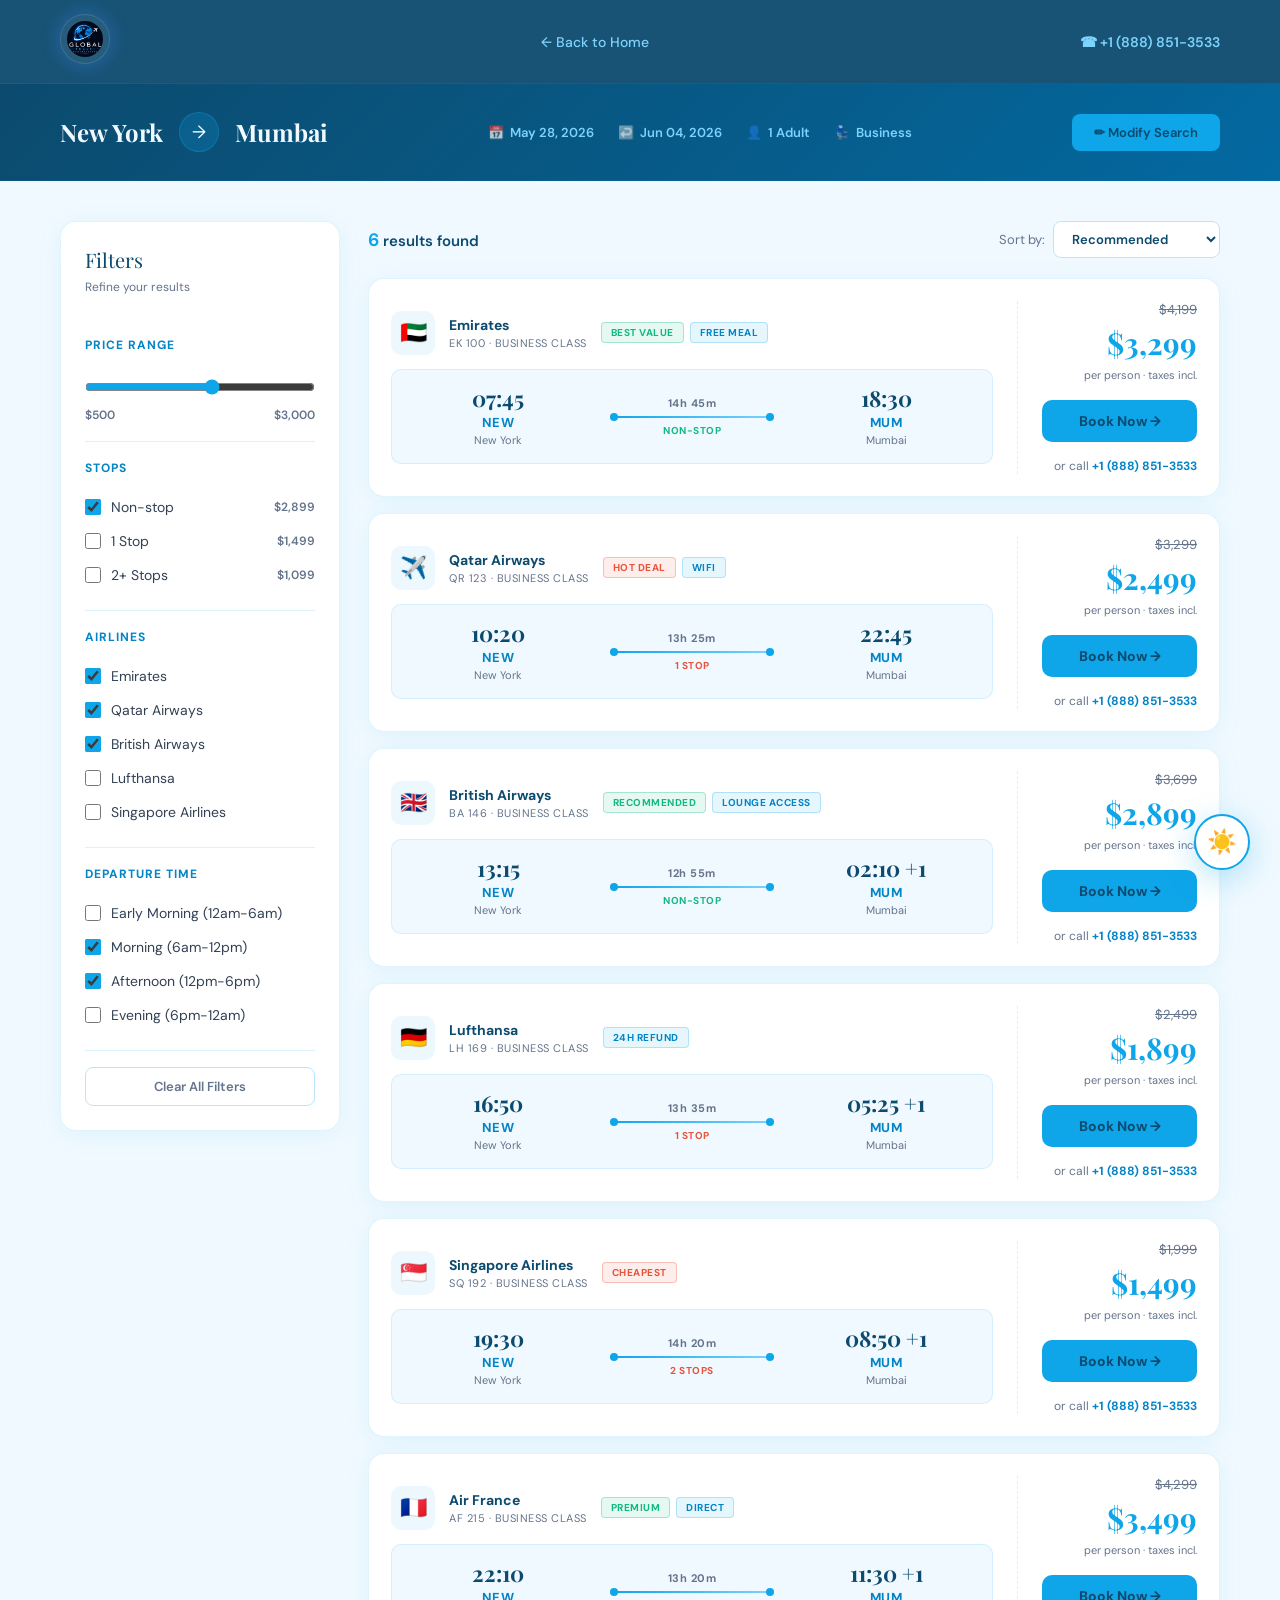
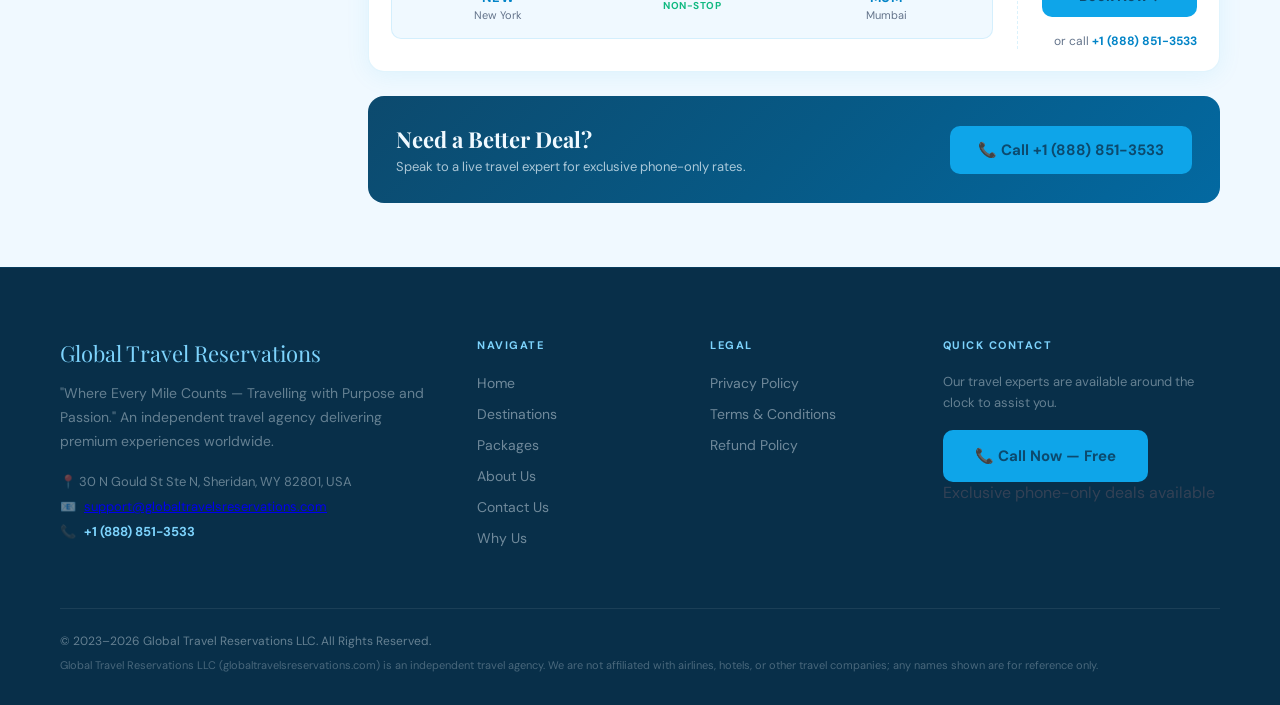
<file: search-results.html>
<!DOCTYPE html>
<html lang="en" data-theme="light">
<head>
<meta charset="UTF-8">
<meta name="viewport" content="width=device-width, initial-scale=1.0">
<title>Search Results — Global Travel Reservations</title>
<link href="https://fonts.googleapis.com/css2?family=Playfair+Display:ital,wght@0,400;0,700;1,400&family=DM+Sans:wght@300;400;500;600;700&display=swap" rel="stylesheet">
<link rel="stylesheet" href="footer.css">
<style>
  *, *::before, *::after { box-sizing: border-box; margin: 0; padding: 0; }

  :root {
    --gold: #0EA5E9;
    --gold-light: #7DD3FC;
    --gold-dark: #0284C7;
    --accent: #E8533A;
    --success: #10B981;
    --radius: 16px;
    --transition: 0.4s cubic-bezier(0.4, 0, 0.2, 1);
  }

  [data-theme="light"] {
    --bg-primary: #F0F9FF;
    --bg-secondary: #FFFFFF;
    --bg-card: #FFFFFF;
    --bg-nav: rgba(12, 74, 110, 0.95);
    --bg-summary: linear-gradient(135deg, #0C4A6E 0%, #075985 50%, #0369A1 100%);
    --bg-filter: #FFFFFF;
    --bg-input: #F0F9FF;
    --bg-badge: rgba(14,165,233,0.1);
    --bg-badge-border: rgba(14,165,233,0.25);
    --bg-footer: #082F49;
    --text-primary: #0C4A6E;
    --text-secondary: #334155;
    --text-muted: #64748B;
    --text-hero: #F0F9FF;
    --text-hero-sub: rgba(240,249,255,0.7);
    --text-hero-muted: rgba(240,249,255,0.5);
    --text-on-gold: #0C4A6E;
    --text-gold: #0EA5E9;
    --shadow-card: 0 4px 24px rgba(14,165,233,0.08);
    --shadow-hover: 0 12px 40px rgba(14,165,233,0.18);
    --border-subtle: rgba(14,165,233,0.12);
    --border-input: #BAE6FD;
    --divider: rgba(14,165,233,0.15);
    --icon-bg: rgba(14,165,233,0.08);
    --footer-text: rgba(240,249,255,0.4);
    --footer-link: rgba(240,249,255,0.45);
    --footer-link-hover: #7DD3FC;
    --footer-divider: rgba(255,255,255,0.08);
  }

  [data-theme="dark"] {
    --bg-primary: #0F172A;
    --bg-secondary: #1E293B;
    --bg-card: #1E293B;
    --bg-nav: rgba(15,23,42,0.95);
    --bg-summary: linear-gradient(135deg, #0F172A 0%, #1E293B 50%, #1E3A5F 100%);
    --bg-filter: #1E293B;
    --bg-input: #0F172A;
    --bg-badge: rgba(14,165,233,0.12);
    --bg-badge-border: rgba(14,165,233,0.3);
    --bg-footer: #020617;
    --text-primary: #F1F5F9;
    --text-secondary: #CBD5E1;
    --text-muted: #94A3B8;
    --text-hero: #F1F5F9;
    --text-hero-sub: rgba(241,245,249,0.65);
    --text-hero-muted: rgba(241,245,249,0.45);
    --text-on-gold: #0F172A;
    --text-gold: #38BDF8;
    --shadow-card: 0 4px 24px rgba(0,0,0,0.3);
    --shadow-hover: 0 12px 40px rgba(0,0,0,0.5);
    --border-subtle: rgba(14,165,233,0.12);
    --border-input: #334155;
    --divider: rgba(14,165,233,0.12);
    --icon-bg: rgba(14,165,233,0.1);
    --footer-text: rgba(241,245,249,0.35);
    --footer-link: rgba(241,245,249,0.4);
    --footer-link-hover: #7DD3FC;
    --footer-divider: rgba(255,255,255,0.06);
  }

  html { scroll-behavior: smooth; }
  body {
    font-family: 'DM Sans', sans-serif;
    background: var(--bg-primary);
    color: var(--text-secondary);
    transition: background var(--transition), color var(--transition);
    min-height: 100vh;
  }

  /* THEME TOGGLE */
  .theme-toggle {
    position: fixed; bottom: 30px; right: 30px; z-index: 999;
    width: 56px; height: 56px; border-radius: 50%;
    border: 2px solid var(--gold); background: var(--bg-secondary);
    cursor: pointer; display: flex; align-items: center; justify-content: center;
    box-shadow: 0 8px 32px rgba(14,165,233,0.3); transition: all 0.3s; overflow: hidden;
  }
  .theme-toggle:hover { transform: scale(1.1) rotate(15deg); }
  .toggle-icon { font-size: 24px; transition: all 0.4s; position: absolute; }
  .sun-icon { opacity: 1; transform: rotate(0deg) scale(1); }
  .moon-icon { opacity: 0; transform: rotate(-180deg) scale(0.5); }
  [data-theme="dark"] .sun-icon { opacity: 0; transform: rotate(180deg) scale(0.5); }
  [data-theme="dark"] .moon-icon { opacity: 1; transform: rotate(0deg) scale(1); }

  /* NAV */
  nav {
    position: sticky; top: 0; z-index: 100;
    display: flex; align-items: center; justify-content: space-between;
    padding: 14px 60px; background: var(--bg-nav);
    backdrop-filter: blur(20px); border-bottom: 1px solid var(--border-subtle);
  }
  .nav-logo img { width: 50px; height: 50px; border-radius: 50%; object-fit: cover;
    background: rgba(255,255,255,0.06); padding: 6px;
    box-shadow: 0 0 18px rgba(59,130,246,0.45);
    border: 1px solid rgba(255,255,255,0.12); }
  .nav-back {
    color: var(--gold-light); text-decoration: none; font-size: 14px;
    font-weight: 500; display: flex; align-items: center; gap: 6px;
    transition: color 0.2s;
  }
  .nav-back:hover { color: white; }
  .nav-phone { color: var(--gold-light); font-weight: 600; font-size: 14px; text-decoration: none; }

  /* SEARCH SUMMARY BAR */
  .summary-bar {
    background: var(--bg-summary);
    padding: 28px 60px;
    color: var(--text-hero);
    border-bottom: 1px solid var(--border-subtle);
  }
  .summary-inner {
    max-width: 1320px; margin: 0 auto;
    display: flex; align-items: center; justify-content: space-between;
    flex-wrap: wrap; gap: 20px;
  }
  .summary-route {
    display: flex; align-items: center; gap: 16px; flex-wrap: wrap;
  }
  .route-city {
    font-family: 'Playfair Display', serif;
    font-size: 24px; font-weight: 700; color: var(--text-hero);
  }
  .route-arrow {
    width: 40px; height: 40px; border-radius: 50%;
    background: rgba(14,165,233,0.2); display: flex;
    align-items: center; justify-content: center;
    border: 1px solid rgba(14,165,233,0.3); font-size: 18px;
  }
  .summary-meta {
    display: flex; gap: 24px; flex-wrap: wrap; align-items: center;
    font-size: 13px; color: var(--text-hero-sub);
  }
  .summary-meta-item {
    display: flex; align-items: center; gap: 6px;
  }
  .summary-meta-item strong { color: var(--gold-light); font-weight: 600; }
  .modify-btn {
    background: var(--gold); color: var(--text-on-gold);
    padding: 10px 22px; border-radius: 8px; font-weight: 600;
    border: none; cursor: pointer; font-size: 13px;
    transition: all 0.2s; font-family: inherit;
  }
  .modify-btn:hover { background: var(--gold-light); transform: translateY(-1px); }

  /* MAIN LAYOUT */
  .results-wrap {
    max-width: 1320px; margin: 0 auto;
    padding: 40px 60px;
    display: grid; grid-template-columns: 280px 1fr;
    gap: 28px;
  }

  /* FILTERS SIDEBAR */
  .filters {
    background: var(--bg-filter);
    border-radius: var(--radius);
    padding: 24px; height: fit-content;
    position: sticky; top: 100px;
    box-shadow: var(--shadow-card);
    border: 1px solid var(--border-subtle);
    transition: all var(--transition);
  }
  .filters-title {
    font-family: 'Playfair Display', serif;
    font-size: 20px; color: var(--text-primary);
    margin-bottom: 6px;
  }
  .filters-sub { font-size: 12px; color: var(--text-muted); margin-bottom: 24px; }
  .filter-group { padding: 18px 0; border-bottom: 1px solid var(--divider); }
  .filter-group:last-child { border-bottom: none; }
  .filter-label {
    font-size: 12px; font-weight: 700; letter-spacing: 1px;
    text-transform: uppercase; color: var(--gold-dark);
    margin-bottom: 14px;
  }
  .filter-option {
    display: flex; align-items: center; gap: 10px;
    padding: 8px 0; cursor: pointer;
    font-size: 14px; color: var(--text-secondary);
    transition: color 0.2s;
  }
  .filter-option:hover { color: var(--gold); }
  .filter-option input[type="checkbox"] {
    accent-color: var(--gold); width: 16px; height: 16px; cursor: pointer;
  }
  .filter-option-price { margin-left: auto; font-size: 12px; color: var(--text-muted); font-weight: 600; }
  .price-slider {
    width: 100%; accent-color: var(--gold); margin: 12px 0;
  }
  .price-range {
    display: flex; justify-content: space-between;
    font-size: 12px; color: var(--text-muted); font-weight: 600;
  }
  .clear-filters {
    width: 100%; margin-top: 16px; padding: 10px;
    background: transparent; border: 1px solid var(--border-input);
    border-radius: 8px; color: var(--text-muted);
    cursor: pointer; font-size: 13px; font-weight: 600;
    transition: all 0.2s; font-family: inherit;
  }
  .clear-filters:hover { border-color: var(--gold); color: var(--gold); }

  /* RESULTS */
  .results-main { min-width: 0; }
  .results-header {
    display: flex; justify-content: space-between; align-items: center;
    margin-bottom: 20px; flex-wrap: wrap; gap: 12px;
  }
  .results-count {
    font-size: 15px; color: var(--text-primary); font-weight: 600;
  }
  .results-count strong { color: var(--gold); font-size: 18px; }
  .sort-control {
    display: flex; align-items: center; gap: 8px;
    font-size: 13px; color: var(--text-muted);
  }
  .sort-control select {
    padding: 8px 14px; border-radius: 8px;
    background: var(--bg-card); color: var(--text-primary);
    border: 1px solid var(--border-input);
    font-family: inherit; font-size: 13px; font-weight: 600;
    cursor: pointer; outline: none;
  }

  /* RESULT CARD */
  .result-card {
    background: var(--bg-card);
    border-radius: var(--radius);
    padding: 22px;
    margin-bottom: 16px;
    box-shadow: var(--shadow-card);
    border: 1px solid var(--border-subtle);
    transition: all 0.25s ease;
    display: grid;
    grid-template-columns: 1fr auto;
    gap: 24px;
    align-items: center;
  }
  .result-card:hover {
    box-shadow: var(--shadow-hover);
    border-color: var(--gold);
    transform: translateY(-2px);
  }
  .card-left { display: flex; flex-direction: column; gap: 14px; }
  .airline-row {
    display: flex; align-items: center; gap: 14px;
  }
  .airline-logo {
    width: 44px; height: 44px; border-radius: 10px;
    background: var(--icon-bg); display: flex;
    align-items: center; justify-content: center;
    font-size: 22px; flex-shrink: 0;
  }
  .airline-info { display: flex; flex-direction: column; gap: 2px; }
  .airline-name {
    font-size: 14px; font-weight: 700; color: var(--text-primary);
  }
  .airline-class {
    font-size: 11px; color: var(--text-muted);
    text-transform: uppercase; letter-spacing: 0.5px;
  }
  .flight-tags { display: flex; gap: 6px; flex-wrap: wrap; }
  .flight-tag {
    font-size: 10px; font-weight: 700; padding: 3px 9px;
    border-radius: 4px; background: var(--bg-badge);
    color: var(--gold-dark); border: 1px solid var(--bg-badge-border);
    text-transform: uppercase; letter-spacing: 0.5px;
  }
  .flight-tag.hot { background: rgba(232,83,58,0.1); color: var(--accent); border-color: rgba(232,83,58,0.3); }
  .flight-tag.green { background: rgba(16,185,129,0.1); color: var(--success); border-color: rgba(16,185,129,0.3); }

  .flight-route {
    display: grid;
    grid-template-columns: 1fr 1fr 1fr;
    gap: 14px; align-items: center;
    background: var(--bg-input);
    padding: 16px; border-radius: 10px;
    border: 1px solid var(--border-subtle);
  }
  .route-point { text-align: center; }
  .route-time {
    font-family: 'Playfair Display', serif;
    font-size: 22px; font-weight: 700; color: var(--text-primary);
    line-height: 1.1;
  }
  .route-code {
    font-size: 13px; font-weight: 700; color: var(--gold-dark);
    margin: 4px 0 2px; letter-spacing: 0.5px;
  }
  .route-city-name {
    font-size: 11px; color: var(--text-muted);
    white-space: nowrap; overflow: hidden; text-overflow: ellipsis;
  }
  .route-middle {
    text-align: center; position: relative; padding: 0 8px;
  }
  .route-line {
    height: 2px;
    background: linear-gradient(to right, var(--gold) 0%, var(--gold-light) 100%);
    border-radius: 2px; position: relative; margin: 6px 0;
  }
  .route-line::before, .route-line::after {
    content: ''; position: absolute; top: 50%; transform: translateY(-50%);
    width: 8px; height: 8px; border-radius: 50%; background: var(--gold);
  }
  .route-line::before { left: 0; }
  .route-line::after { right: 0; }
  .route-duration {
    font-size: 11px; font-weight: 700; color: var(--text-muted);
    letter-spacing: 0.5px;
  }
  .route-stops {
    font-size: 10px; color: var(--success);
    text-transform: uppercase; letter-spacing: 0.5px;
    font-weight: 700; margin-top: 2px;
  }
  .route-stops.has-stop { color: var(--accent); }

  .card-right {
    display: flex; flex-direction: column; align-items: flex-end;
    gap: 10px; border-left: 1px dashed var(--divider);
    padding-left: 24px; min-width: 180px;
  }
  .price-old {
    font-size: 13px; color: var(--text-muted);
    text-decoration: line-through;
  }
  .price-new {
    font-family: 'Playfair Display', serif;
    font-size: 30px; font-weight: 700; color: var(--gold);
    line-height: 1;
  }
  .price-per { font-size: 11px; color: var(--text-muted); }
  .book-btn {
    background: var(--gold); color: var(--text-on-gold);
    padding: 12px 24px; border-radius: 10px;
    font-weight: 700; font-size: 14px; cursor: pointer;
    border: none; transition: all 0.2s; font-family: inherit;
    width: 100%; margin-top: 8px;
  }
  .book-btn:hover { background: var(--gold-light); transform: translateY(-1px); }
  .call-link {
    font-size: 12px; color: var(--text-muted); text-decoration: none;
    margin-top: 6px; transition: color 0.2s;
  }
  .call-link:hover { color: var(--gold); }
  .call-link strong { color: var(--gold-dark); }

  /* CTA STRIP */
  .cta-strip {
    background: var(--bg-summary); border-radius: var(--radius);
    padding: 28px; margin: 24px 0;
    display: flex; align-items: center; justify-content: space-between;
    flex-wrap: wrap; gap: 16px;
  }
  .cta-text { color: var(--text-hero); }
  .cta-text h3 {
    font-family: 'Playfair Display', serif;
    font-size: 22px; margin-bottom: 4px;
  }
  .cta-text p { font-size: 13px; color: var(--text-hero-sub); }
  .cta-btn {
    background: var(--gold); color: var(--text-on-gold);
    padding: 14px 28px; border-radius: 10px;
    font-weight: 700; font-size: 15px; text-decoration: none;
    display: inline-flex; align-items: center; gap: 8px;
    transition: all 0.2s;
  }
  .cta-btn:hover { background: var(--gold-light); transform: translateY(-2px); }

  /* NO RESULTS */
  .no-results {
    text-align: center; padding: 80px 20px;
    background: var(--bg-card); border-radius: var(--radius);
    box-shadow: var(--shadow-card);
  }
  .no-results-emoji { font-size: 64px; margin-bottom: 16px; }
  .no-results h3 {
    font-family: 'Playfair Display', serif;
    font-size: 26px; color: var(--text-primary); margin-bottom: 8px;
  }
  .no-results p { color: var(--text-muted); font-size: 15px; }

  /* RESPONSIVE */
  @media (max-width: 1024px) {
    nav { padding: 14px 24px; }
    .summary-bar { padding: 22px 24px; }
    .results-wrap { padding: 28px 24px; grid-template-columns: 1fr; }
    .filters { position: static; }
    .result-card { grid-template-columns: 1fr; }
    .card-right {
      border-left: none; padding-left: 0;
      border-top: 1px dashed var(--divider); padding-top: 16px;
      align-items: stretch; min-width: auto;
    }
    .price-new { font-size: 26px; }
  }
  @media (max-width: 640px) {
    .summary-route { flex-direction: column; align-items: flex-start; gap: 8px; }
    .route-city { font-size: 18px; }
    .route-arrow { transform: rotate(90deg); width: 32px; height: 32px; font-size: 14px; }
    .flight-route { grid-template-columns: 1fr; gap: 18px; }
    .route-middle { padding: 8px 0; }
    .route-line { width: 60%; margin: 6px auto; }
  }

  /* Scrollbar */
  ::-webkit-scrollbar { width: 8px; }
  ::-webkit-scrollbar-track { background: var(--bg-primary); }
  ::-webkit-scrollbar-thumb { background: var(--gold); border-radius: 4px; }
</style>
</head>
<body>

<!-- THEME TOGGLE -->
<button class="theme-toggle" id="themeToggle">
  <span class="toggle-icon sun-icon">☀️</span>
  <span class="toggle-icon moon-icon">🌙</span>
</button>

<!-- NAV -->
<nav>
  <a href="index.html" class="nav-logo">
    <img src="./logo.png" alt="Logo">
  </a>
  <a href="index.html" class="nav-back">← Back to Home</a>
  <a href="tel:+18888513533" class="nav-phone">☎ +1 (888) 851-3533</a>
</nav>

<!-- SUMMARY BAR -->
<div class="summary-bar">
  <div class="summary-inner">
    <div class="summary-route">
      <div class="route-city" id="sumFrom">NYC</div>
      <div class="route-arrow">→</div>
      <div class="route-city" id="sumTo">BOM</div>
    </div>
    <div class="summary-meta">
      <div class="summary-meta-item">📅 <strong id="sumDepart">May 28</strong></div>
      <div class="summary-meta-item">↩️ <strong id="sumReturn">Jun 04</strong></div>
      <div class="summary-meta-item">👤 <strong id="sumPassengers">1 Adult</strong></div>
      <div class="summary-meta-item">💺 <strong id="sumClass">Business</strong></div>
    </div>
    <button class="modify-btn" onclick="window.location.href='index.html'">✏ Modify Search</button>
  </div>
</div>

<!-- RESULTS -->
<div class="results-wrap">
  <!-- FILTERS -->
  <aside class="filters">
    <div class="filters-title">Filters</div>
    <p class="filters-sub">Refine your results</p>

    <div class="filter-group">
      <div class="filter-label">Price Range</div>
      <input type="range" min="500" max="5000" value="3000" class="price-slider" id="priceSlider">
      <div class="price-range">
        <span>$500</span>
        <span id="priceVal">$3,000</span>
      </div>
    </div>

    <div class="filter-group">
      <div class="filter-label">Stops</div>
      <label class="filter-option"><input type="checkbox" checked> Non-stop <span class="filter-option-price">$2,899</span></label>
      <label class="filter-option"><input type="checkbox"> 1 Stop <span class="filter-option-price">$1,499</span></label>
      <label class="filter-option"><input type="checkbox"> 2+ Stops <span class="filter-option-price">$1,099</span></label>
    </div>

    <div class="filter-group">
      <div class="filter-label">Airlines</div>
      <label class="filter-option"><input type="checkbox" checked> Emirates</label>
      <label class="filter-option"><input type="checkbox" checked> Qatar Airways</label>
      <label class="filter-option"><input type="checkbox" checked> British Airways</label>
      <label class="filter-option"><input type="checkbox"> Lufthansa</label>
      <label class="filter-option"><input type="checkbox"> Singapore Airlines</label>
    </div>

    <div class="filter-group">
      <div class="filter-label">Departure Time</div>
      <label class="filter-option"><input type="checkbox"> Early Morning (12am-6am)</label>
      <label class="filter-option"><input type="checkbox" checked> Morning (6am-12pm)</label>
      <label class="filter-option"><input type="checkbox" checked> Afternoon (12pm-6pm)</label>
      <label class="filter-option"><input type="checkbox"> Evening (6pm-12am)</label>
    </div>

    <button class="clear-filters">Clear All Filters</button>
  </aside>

  <!-- MAIN RESULTS -->
  <main class="results-main">
    <div class="results-header">
      <div class="results-count"><strong id="resultCount">6</strong> results found</div>
      <div class="sort-control">
        Sort by:
        <select>
          <option>Recommended</option>
          <option>Price: Low to High</option>
          <option>Price: High to Low</option>
          <option>Duration: Shortest</option>
          <option>Departure: Earliest</option>
        </select>
      </div>
    </div>

    <div id="resultsList">
      <!-- Result cards injected via JS -->
    </div>

    <!-- CTA -->
    <div class="cta-strip">
      <div class="cta-text">
        <h3>Need a Better Deal?</h3>
        <p>Speak to a live travel expert for exclusive phone-only rates.</p>
      </div>
      <a href="tel:+18888513533" class="cta-btn">📞 Call +1 (888) 851-3533</a>
    </div>
  </main>
</div>

<!-- FOOTER -->
<div id="footer-placeholder"></div>

<script>
// ===== THEME TOGGLE =====
const html = document.documentElement;
const themeToggle = document.getElementById('themeToggle');
function getPreferredTheme() {
  return localStorage.getItem('theme') ||
    (window.matchMedia('(prefers-color-scheme: dark)').matches ? 'dark' : 'light');
}
function setTheme(t) { html.setAttribute('data-theme', t); localStorage.setItem('theme', t); }
setTheme(getPreferredTheme());
themeToggle.addEventListener('click', () => {
  setTheme(html.getAttribute('data-theme') === 'light' ? 'dark' : 'light');
});

// ===== PARSE URL PARAMS =====
const params = new URLSearchParams(window.location.search);
const searchData = {
  type: params.get('type') || 'Hotels',
  from: params.get('from') || 'New York',
  to: params.get('to') || 'Mumbai',
  depart: params.get('depart') || '2026-05-28',
  return: params.get('return') || '2026-06-04',
  passengers: params.get('passengers') || '1',
  trip_type: params.get('trip_type') || 'RT',
  class: params.get('class') || 'C'
};

// ===== UPDATE SUMMARY BAR =====
function formatDate(dateStr) {
  if (!dateStr) return '—';
  const d = new Date(dateStr);
  return d.toLocaleDateString('en-US', { month: 'short', day: '2-digit', year: 'numeric' });
}
function getCityCode(name) {
  if (!name) return 'ANY';
  const code = name.replace(/[^a-zA-Z]/g, '').toUpperCase().slice(0, 3);
  return code || 'ANY';
}
function getPassengersLabel(num) {
  const n = parseInt(num);
  if (n === 1) return '1 Adult';
  if (n === 4) return '2 Adults + 1 Child';
  return `${n} Adults`;
}
function getClassLabel(c) {
  return { 'C': 'Business', 'F': 'First', 'Y': 'Economy', 'W': 'Premium Eco' }[c] || 'Business';
}

document.getElementById('sumFrom').textContent = searchData.from || 'Any';
document.getElementById('sumTo').textContent = searchData.to || 'Any';
document.getElementById('sumDepart').textContent = formatDate(searchData.depart);
document.getElementById('sumReturn').textContent = searchData.return ? formatDate(searchData.return) : 'One-way';
document.getElementById('sumPassengers').textContent = getPassengersLabel(searchData.passengers);
document.getElementById('sumClass').textContent = getClassLabel(searchData.class);

// ===== DUMMY RESULTS DATA =====
const airlines = [
  { name: 'Emirates', logo: '🇦🇪', code: 'EK' },
  { name: 'Qatar Airways', logo: '✈️', code: 'QR' },
  { name: 'British Airways', logo: '🇬🇧', code: 'BA' },
  { name: 'Lufthansa', logo: '🇩🇪', code: 'LH' },
  { name: 'Singapore Airlines', logo: '🇸🇬', code: 'SQ' },
  { name: 'Air France', logo: '🇫🇷', code: 'AF' }
];

const fromCode = getCityCode(searchData.from);
const toCode = getCityCode(searchData.to);

function generateResults() {
  const list = document.getElementById('resultsList');
  const departTimes = ['07:45', '10:20', '13:15', '16:50', '19:30', '22:10'];
  const arriveTimes = ['18:30', '22:45', '02:10 +1', '05:25 +1', '08:50 +1', '11:30 +1'];
  const durations = ['14h 45m', '13h 25m', '12h 55m', '13h 35m', '14h 20m', '13h 20m'];
  const stopsArr = [0, 1, 0, 1, 2, 0];
  const prices = [3299, 2499, 2899, 1899, 1499, 3499];
  const oldPrices = [4199, 3299, 3699, 2499, 1999, 4299];
  const tagSets = [
    [{ t: 'Best Value', cls: 'green' }, { t: 'Free Meal', cls: '' }],
    [{ t: 'Hot Deal', cls: 'hot' }, { t: 'WiFi', cls: '' }],
    [{ t: 'Recommended', cls: 'green' }, { t: 'Lounge Access', cls: '' }],
    [{ t: '24h Refund', cls: '' }],
    [{ t: 'Cheapest', cls: 'hot' }],
    [{ t: 'Premium', cls: 'green' }, { t: 'Direct', cls: '' }]
  ];

  let html = '';
  for (let i = 0; i < 6; i++) {
    const a = airlines[i];
    const stops = stopsArr[i];
    const tags = tagSets[i].map(t => `<span class="flight-tag ${t.cls}">${t.t}</span>`).join('');
    html += `
      <div class="result-card">
        <div class="card-left">
          <div class="airline-row">
            <div class="airline-logo">${a.logo}</div>
            <div class="airline-info">
              <div class="airline-name">${a.name}</div>
              <div class="airline-class">${a.code} ${100 + i * 23} · ${getClassLabel(searchData.class)} Class</div>
            </div>
            <div class="flight-tags">${tags}</div>
          </div>
          <div class="flight-route">
            <div class="route-point">
              <div class="route-time">${departTimes[i]}</div>
              <div class="route-code">${fromCode}</div>
              <div class="route-city-name">${searchData.from || 'New York'}</div>
            </div>
            <div class="route-middle">
              <div class="route-duration">${durations[i]}</div>
              <div class="route-line"></div>
              <div class="route-stops ${stops > 0 ? 'has-stop' : ''}">
                ${stops === 0 ? 'Non-stop' : stops + ' Stop' + (stops > 1 ? 's' : '')}
              </div>
            </div>
            <div class="route-point">
              <div class="route-time">${arriveTimes[i]}</div>
              <div class="route-code">${toCode}</div>
              <div class="route-city-name">${searchData.to || 'Mumbai'}</div>
            </div>
          </div>
        </div>
        <div class="card-right">
          <div class="price-old">$${oldPrices[i].toLocaleString()}</div>
          <div class="price-new">$${prices[i].toLocaleString()}</div>
          <div class="price-per">per person · taxes incl.</div>
          <button class="book-btn" onclick="bookFlight('${a.name}', ${prices[i]})">Book Now →</button>
          <a href="tel:+18888513533" class="call-link">or call <strong>+1 (888) 851-3533</strong></a>
        </div>
      </div>
    `;
  }
  list.innerHTML = html;
}
generateResults();

// ===== BOOK ACTION =====
function bookFlight(airline, price) {
  alert(`✈️ ${airline} — $${price}\n\nTo confirm your booking, please call our 24/7 expert line:\n📞 +1 (888) 851-3533\n\nOur agents will lock in this rate for you instantly.`);
}

// ===== PRICE SLIDER =====
const slider = document.getElementById('priceSlider');
const priceVal = document.getElementById('priceVal');
slider.addEventListener('input', e => {
  priceVal.textContent = '$' + parseInt(e.target.value).toLocaleString();
});
</script>

<!-- Footer Loader -->
<script src="footer.js"></script>
</body>
</html>
</file>
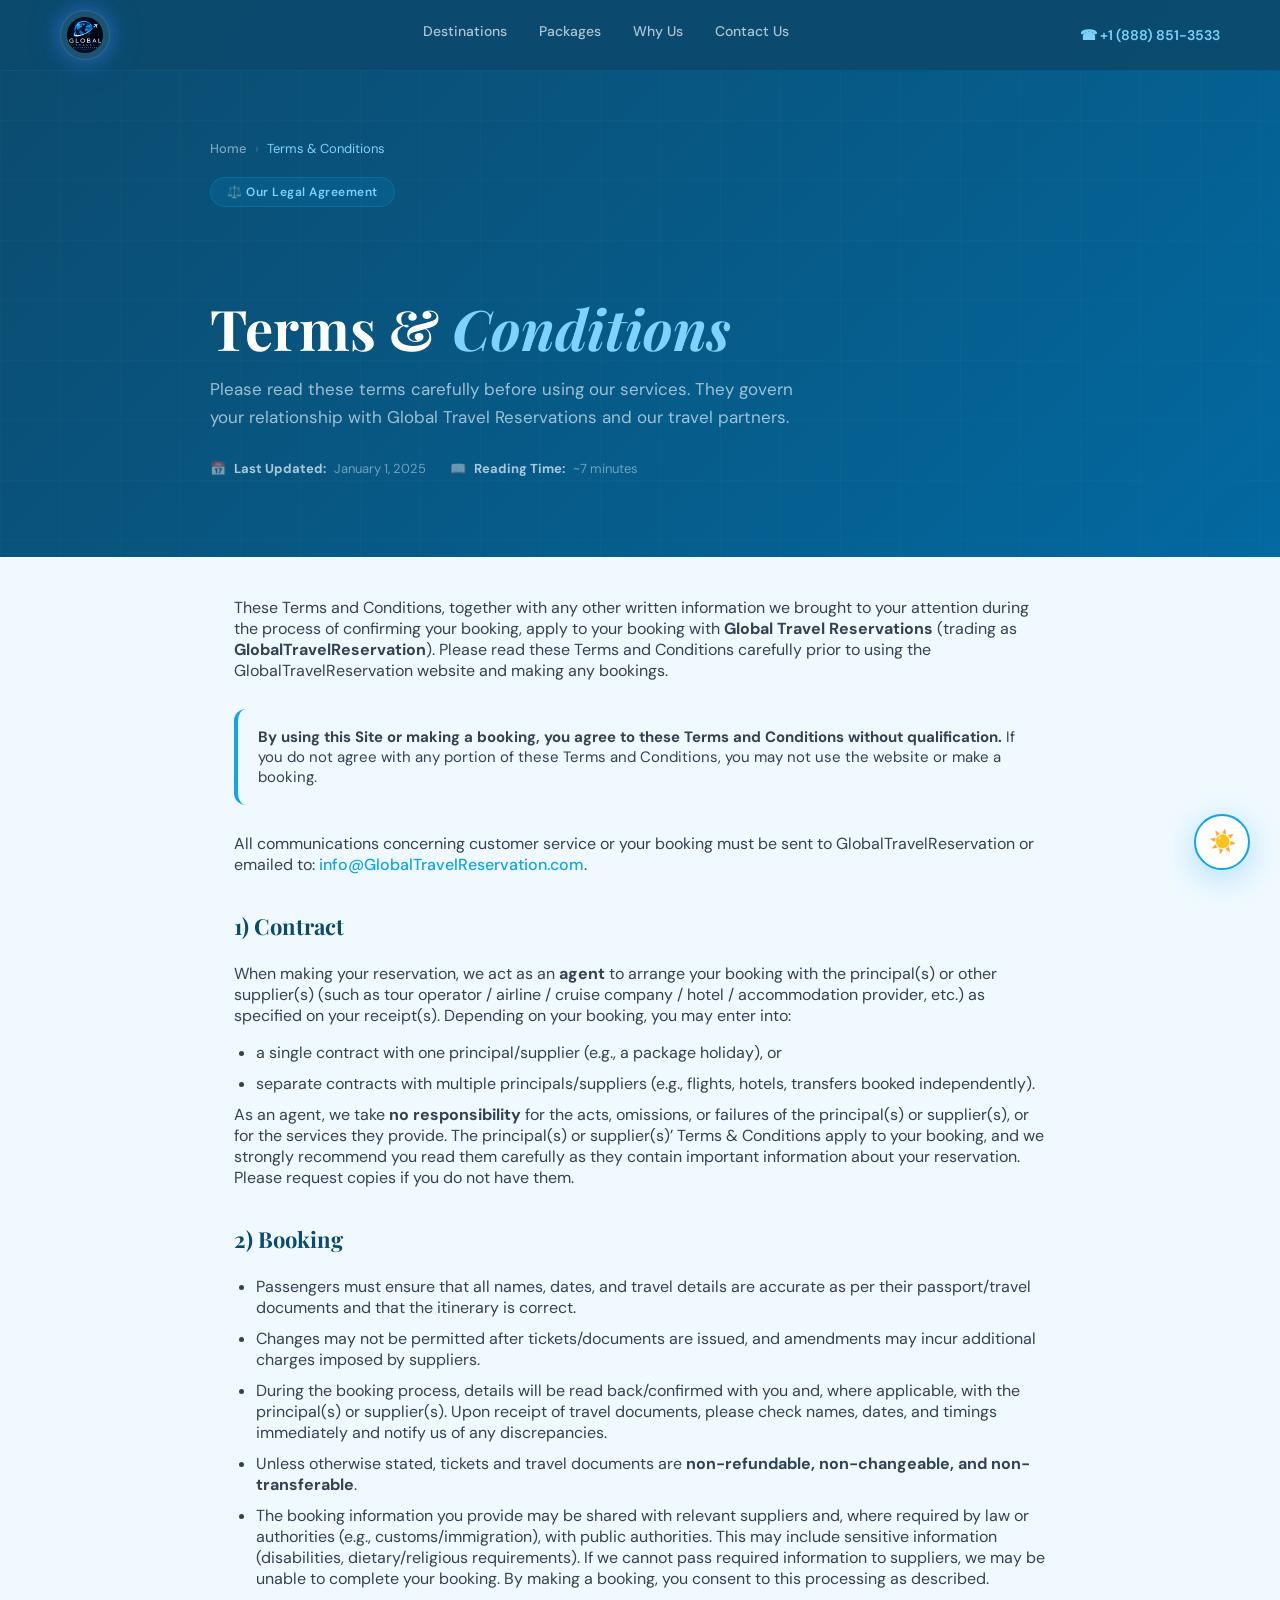
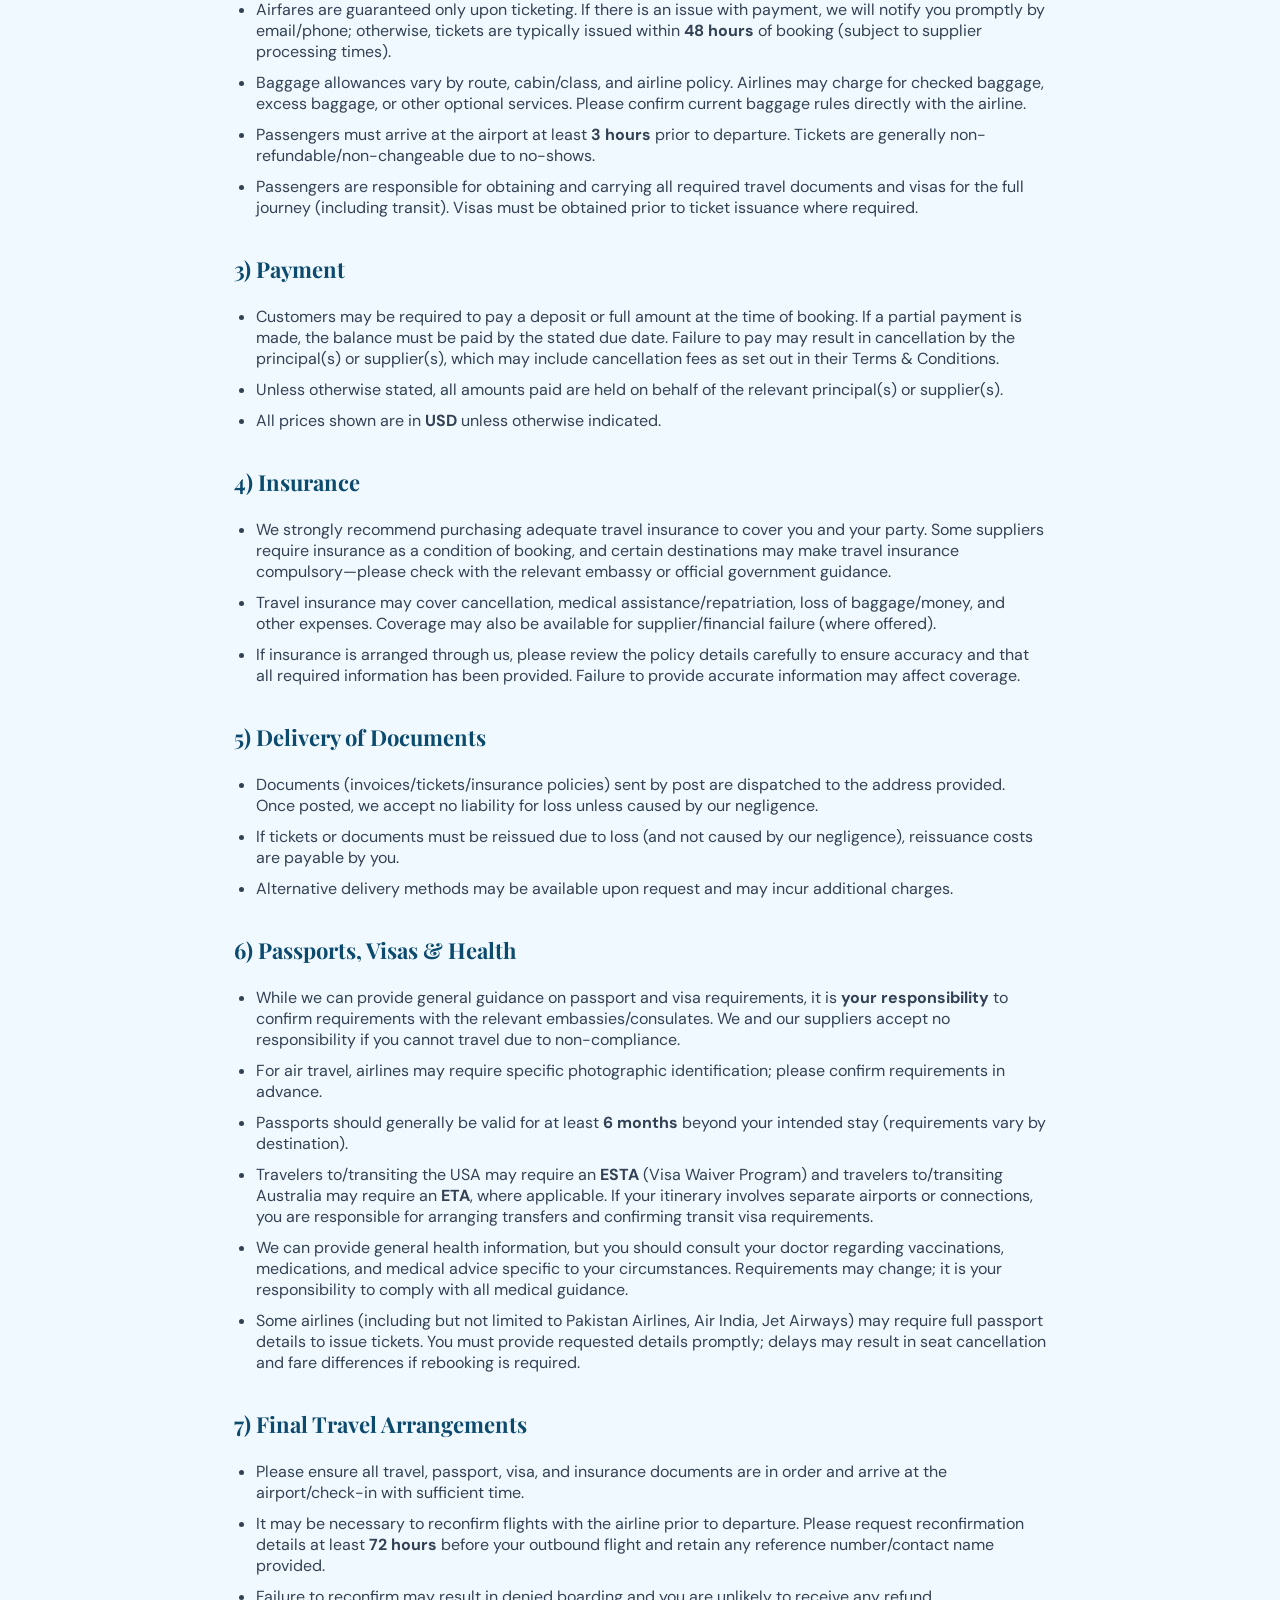
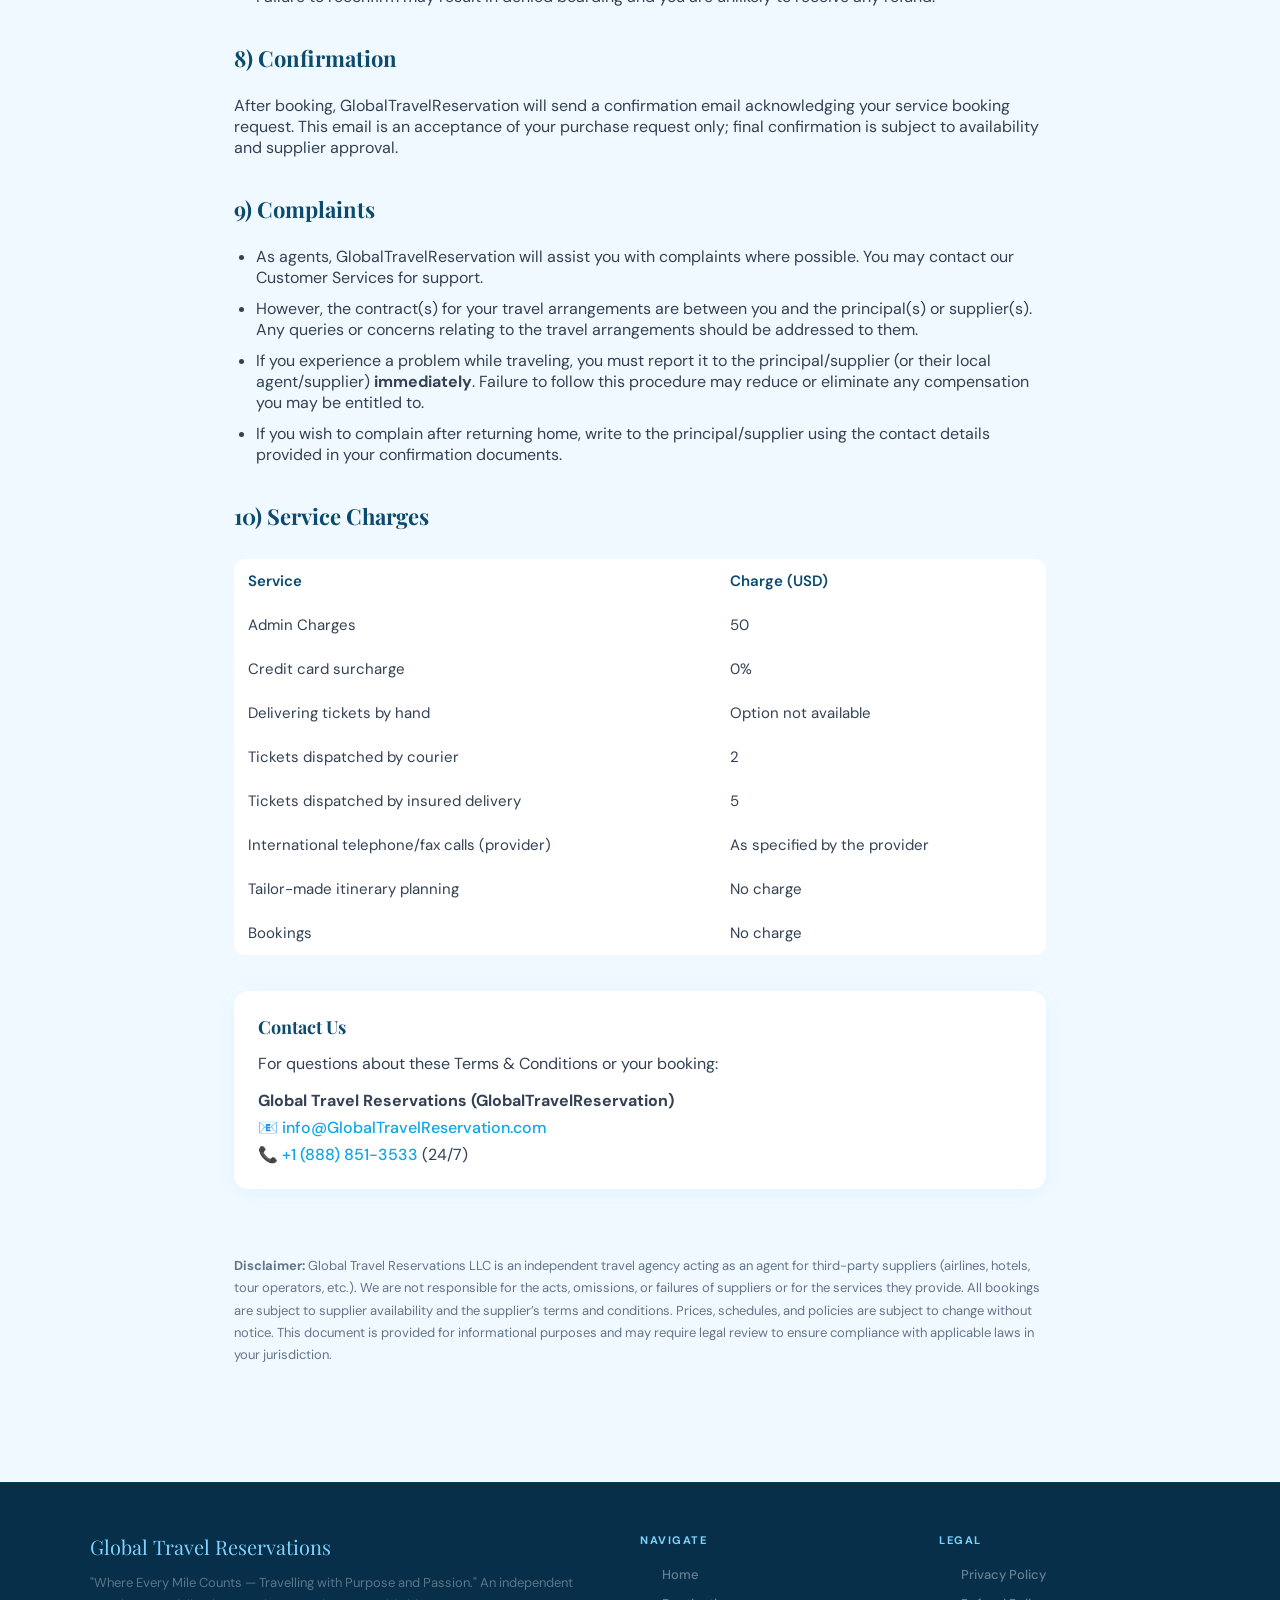
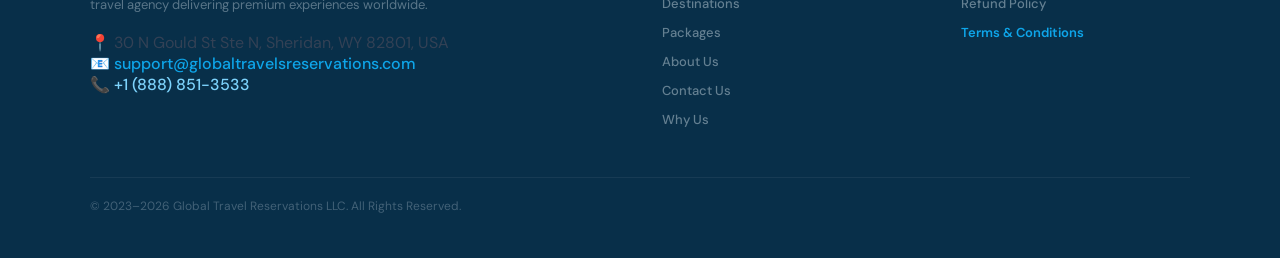
<file: terms-and-condition.html>
<!DOCTYPE html>
<html lang="en" data-theme="light">
<head>
<meta charset="UTF-8">
<meta name="viewport" content="width=device-width, initial-scale=1.0">
<title>Terms and Conditions — Global Travel Reservations</title>
<meta name="description" content="Read the terms and conditions for booking with Global Travel Reservations. Understand your agreement with us and our travel partners.">
<link href="https://fonts.googleapis.com/css2?family=Playfair+Display:ital,wght@0,400;0,600;0,700;1,400;1,700&family=DM+Sans:wght@300;400;500;600;700&display=swap" rel="stylesheet">

<style>
/* All CSS styles from the previous pages are reused here for consistency. */
*, *::before, *::after { box-sizing: border-box; margin: 0; padding: 0; }
:root { --transition: 0.4s cubic-bezier(0.4,0,0.2,1); }
[data-theme="light"] { --bg-primary: #F0F9FF; --bg-secondary: #FFFFFF; --bg-nav: rgba(12,74,110,0.96); --bg-hero: linear-gradient(135deg, #0C4A6E 0%, #075985 50%, #0369A1 100%); --bg-card: #FFFFFF; --bg-highlight: #EFF6FF; --bg-badge: rgba(14,165,233,0.08); --text-primary: #0C4A6E; --text-secondary: #334155; --text-muted: #64748B; --text-gold: #0EA5E9; --border-color: rgba(14,165,233,0.12); --border-strong: rgba(14,165,233,0.25); --shadow-card: 0 4px 24px rgba(14,165,233,0.08); --shadow-hover: 0 12px 40px rgba(14,165,233,0.14); --divider: rgba(14,165,233,0.1); --gold: #0EA5E9; --gold-light: #7DD3FC; }
[data-theme="dark"] { --bg-primary: #0F172A; --bg-secondary: #1E293B; --bg-nav: rgba(15,23,42,0.96); --bg-hero: linear-gradient(135deg, #0F172A 0%, #1E293B 50%, #1E3A5F 100%); --bg-card: #1E293B; --bg-highlight: rgba(14,165,233,0.08); --bg-badge: rgba(14,165,233,0.12); --text-primary: #F1F5F9; --text-secondary: #CBD5E1; --text-muted: #94A3B8; --text-gold: #38BDF8; --border-color: rgba(14,165,233,0.12); --border-strong: rgba(14,165,233,0.25); --shadow-card: 0 4px 24px rgba(0,0,0,0.3); --shadow-hover: 0 12px 40px rgba(0,0,0,0.4); --divider: rgba(255,255,255,0.06); --gold: #38BDF8; --gold-light: #7DD3FC; }
html { scroll-behavior: smooth; }
body { font-family: 'DM Sans', sans-serif; background: var(--bg-primary); color: var(--text-secondary); transition: background var(--transition), color var(--transition); overflow-x: hidden; }
nav { position: fixed; top: 0; left: 0; right: 0; z-index: 100; display: flex; align-items: center; justify-content: space-between; padding: 10px 60px; background: var(--bg-nav); backdrop-filter: blur(20px); border-bottom: 1px solid rgba(14,165,233,0.15); transition: background var(--transition); }

 .nav-logo {
  display: flex;
  align-items: center;
}

.nav-logo img {
  width: 50px;
  height: 50px;
  border-radius: 50%;
  object-fit: cover;

  /* Premium Glow Effect */
  background: rgba(255,255,255,0.06);
  padding: 6px;

  box-shadow:
    0 0 18px rgba(59,130,246,0.45),
    0 0 35px rgba(59,130,246,0.25);

  border: 1px solid rgba(255,255,255,0.12);

  transition: all 0.3s ease;
}

/* Hover Effect */
.nav-logo img:hover {
  transform: scale(1.06);
  box-shadow:
    0 0 24px rgba(59,130,246,0.65),
    0 0 45px rgba(59,130,246,0.35);
}
.nav-links { display: flex; gap: 32px; list-style: none; }
.nav-links a { color: rgba(240,249,255,0.7); text-decoration: none; font-size: 14px; font-weight: 500; transition: color 0.2s; }
.nav-links a:hover { color: #7DD3FC; }

.nav-right { display: flex; align-items: center; gap: 16px; }
.nav-phone { color: #7DD3FC; font-weight: 600; font-size: 14px; text-decoration: none; transition: color 0.2s; }
.nav-phone:hover { color: #FFFFFF; }
.theme-toggle { position: fixed; bottom: 28px; right: 28px; z-index: 999; width: 52px; height: 52px; border-radius: 50%; border: 2px solid var(--gold); background: var(--bg-secondary); cursor: pointer; display: flex; align-items: center; justify-content: center; font-size: 22px; box-shadow: 0 8px 28px rgba(14,165,233,0.25); transition: all 0.3s ease; }
.theme-toggle:hover { transform: scale(1.1) rotate(15deg); }
.page-hero { background: var(--bg-hero); padding: 140px 60px 80px; position: relative; overflow: hidden; }
.hero-grid-lines { position: absolute; inset: 0; opacity: 0.03; background-image: linear-gradient(rgba(255,255,255,0.5) 1px, transparent 1px), linear-gradient(90deg, rgba(255,255,255,0.5) 1px, transparent 1px); background-size: 60px 60px; }
.page-hero-inner { max-width: 860px; margin: 0 auto; position: relative; z-index: 2; }
.page-breadcrumb { display: flex; align-items: center; gap: 8px; font-size: 13px; color: rgba(240,249,255,0.5); margin-bottom: 20px; }
.page-breadcrumb a { color: rgba(240,249,255,0.5); text-decoration: none; transition: color 0.2s; }
.page-breadcrumb a:hover { color: #7DD3FC; } .page-breadcrumb .sep { color: rgba(240,249,255,0.25); } .page-breadcrumb .current { color: #7DD3FC; }
.page-hero-badge { display: inline-flex; align-items: center; gap: 8px; background: rgba(14,165,233,0.12); border: 1px solid rgba(14,165,233,0.25); border-radius: 50px; padding: 6px 16px; color: #7DD3FC; font-size: 12px; font-weight: 600; letter-spacing: 0.5px; margin-bottom: 20px; }
.page-hero h1 { font-family: 'Playfair Display', serif; font-size: clamp(36px, 5vw, 56px); font-weight: 700; color: #FFFFFF; line-height: 1.1; margin-bottom: 16px; }
.page-hero h1 em { color: #7DD3FC; font-style: italic; }
.page-hero-desc { font-size: 17px; color: rgba(240,249,255,0.65); line-height: 1.7; max-width: 620px; margin-bottom: 28px; }
.page-meta { display: flex; align-items: center; gap: 24px; flex-wrap: wrap; }
.page-meta-item { display: flex; align-items: center; gap: 8px; font-size: 13px; color: rgba(240,249,255,0.45); }
.page-meta-item strong { color: rgba(240,249,255,0.7); }
.page-layout { max-width: 1100px; margin: 0 auto; padding: 60px 40px 100px; display: grid; grid-template-columns: 1fr 300px; gap: 48px; align-items: start; }
.toc-card { position: sticky; top: 90px; background: var(--bg-card); border: 1px solid var(--border-color); border-radius: 20px; padding: 24px; box-shadow: var(--shadow-card); }
.toc-title { font-size: 12px; font-weight: 700; letter-spacing: 2px; text-transform: uppercase; color: var(--gold); margin-bottom: 16px; display: flex; align-items: center; gap: 8px; }
.toc-list { list-style: none; display: flex; flex-direction: column; gap: 4px; }
.toc-list li a { display: flex; align-items: center; gap: 8px; padding: 8px 10px; border-radius: 8px; font-size: 13px; font-weight: 500; color: var(--text-muted); text-decoration: none; transition: all 0.2s ease; border-left: 2px solid transparent; }
.toc-list li a:hover, .toc-list li a.active { color: var(--gold); background: var(--bg-badge); border-left-color: var(--gold); padding-left: 14px; }
.toc-num { width: 20px; height: 20px; border-radius: 50%; background: var(--bg-badge); display: flex; align-items: center; justify-content: center; font-size: 10px; font-weight: 700; color: var(--gold); flex-shrink: 0; }
.toc-divider { height: 1px; background: var(--divider); margin: 16px 0; }
.toc-contact { background: var(--bg-badge); border-radius: 12px; padding: 16px; text-align: center; }
.toc-contact-title { font-size: 13px; font-weight: 600; color: var(--text-primary); margin-bottom: 6px; }
.toc-contact-sub { font-size: 12px; color: var(--text-muted); margin-bottom: 12px; line-height: 1.5; }
.toc-contact-btn { display: block; width: 100%; padding: 10px 16px; background: var(--gold); color: #0C4A6E; border: none; border-radius: 8px; font-size: 13px; font-weight: 700; text-decoration: none; text-align: center; cursor: pointer; transition: all 0.2s; }
.toc-contact-btn:hover { background: var(--gold-light); }
[data-theme="dark"] .toc-contact-btn { color: #0F172A; }
.policy-content { min-width: 0; }
.policy-alert { display: flex; gap: 14px; padding: 20px 22px; border-radius: 14px; margin-bottom: 36px; border-left: 4px solid; background: var(--bg-highlight); border-left-color: var(--gold); }
.alert-icon { font-size: 22px; flex-shrink: 0; margin-top: 1px; }
.alert-text { font-size: 14px; line-height: 1.7; }
[data-theme="light"] .alert-text { color: #0C4A6E; } [data-theme="dark"] .alert-text { color: var(--text-secondary); }
.alert-text strong { font-weight: 700; }
.policy-section { margin-bottom: 52px; scroll-margin-top: 100px; }
.policy-section-header { display: flex; align-items: flex-start; gap: 16px; margin-bottom: 20px; padding-bottom: 16px; border-bottom: 1px solid var(--divider); }
.section-icon-box { width: 48px; height: 48px; border-radius: 12px; background: var(--bg-badge); display: flex; align-items: center; justify-content: center; font-size: 22px; flex-shrink: 0; }
.section-num { font-size: 10px; font-weight: 700; letter-spacing: 1px; text-transform: uppercase; color: var(--gold); margin-bottom: 4px; }
.policy-section h2 { font-family: 'Playfair Display', serif; font-size: 26px; font-weight: 700; color: var(--text-primary); line-height: 1.2; margin: 0; }
.policy-section p { font-size: 15px; color: var(--text-secondary); line-height: 1.8; margin-bottom: 16px; }
.policy-section p:last-child { margin-bottom: 0; }
.info-card { background: var(--bg-card); border: 1px solid var(--border-color); border-radius: 14px; padding: 22px 24px; margin: 20px 0; box-shadow: var(--shadow-card); }
.info-card-title { font-size: 15px; font-weight: 700; color: var(--text-primary); margin-bottom: 12px; display: flex; align-items: center; gap: 8px; }
.policy-list { list-style: none; display: flex; flex-direction: column; gap: 10px; margin: 16px 0; }
.policy-list li { display: flex; align-items: flex-start; gap: 10px; font-size: 14px; line-height: 1.6; padding: 10px 14px; background: var(--bg-card); border: 1px solid var(--border-color); border-radius: 10px; }
.list-bullet { color: var(--gold); font-size: 16px; flex-shrink: 0; margin-top: 1px; }
.list-text { flex: 1; }
.list-text strong { font-weight: 600; color: var(--text-primary); }
.service-table { width: 100%; border-collapse: collapse; margin: 20px 0; border-radius: 14px; overflow: hidden; box-shadow: var(--shadow-card); }
.service-table thead { background: var(--gold); }
.service-table thead th { padding: 14px 18px; text-align: left; font-size: 12px; font-weight: 700; letter-spacing: 0.8px; text-transform: uppercase; color: #0C4A6E; }
[data-theme="dark"] .service-table thead th { color: #0F172A; }
.service-table tbody tr { background: var(--bg-card); border-bottom: 1px solid var(--divider); }
.service-table tbody tr:last-child { border-bottom: none; }
.service-table tbody tr:hover { background: var(--bg-highlight); }
.service-table tbody td { padding: 14px 18px; font-size: 14px; line-height: 1.5; }
.service-table .td-label { font-weight: 600; color: var(--text-primary); }
footer { background: #082F49; padding: 50px 60px 28px; border-top: 1px solid rgba(14,165,233,0.1); }
[data-theme="dark"] footer { background: #020617; }
.footer-inner { max-width: 1100px; margin: 0 auto; }
.footer-top { display: grid; grid-template-columns: 2fr 1fr 1fr; gap: 48px; margin-bottom: 40px; }
.footer-brand-name { font-family: 'Playfair Display', serif; font-size: 20px; color: #7DD3FC; margin-bottom: 12px; }
.footer-brand-desc { font-size: 13px; color: rgba(240,249,255,0.35); line-height: 1.7; margin-bottom: 16px; }
.footer-col-title { font-size: 11px; font-weight: 700; letter-spacing: 1.5px; text-transform: uppercase; color: #7DD3FC; margin-bottom: 16px; }
.footer-links { list-style: none; }
.footer-links li { margin-bottom: 8px; }
.footer-links a { font-size: 13px; color: rgba(240,249,255,0.4); text-decoration: none; transition: color 0.2s; }
.footer-links a:hover { color: #7DD3FC; }
.footer-links a.active-link { color: #0EA5E9; font-weight: 600; }
.footer-bottom { border-top: 1px solid rgba(255,255,255,0.06); padding-top: 20px; }
.footer-legal { font-size: 12px; color: rgba(240,249,255,0.25); }
@media (max-width: 900px) { .page-layout { grid-template-columns: 1fr; padding: 40px 24px 80px; } .toc-card { position: static; } nav { padding: 16px 24px; } footer { padding: 40px 24px 24px; } .footer-top { grid-template-columns: 1fr; } }

/* page css  */
.container { max-width: 860px; margin: 0 auto; padding: 40px 24px 100px; }

  h1, h2, h3 {
    font-family: 'Playfair Display', serif;
    color: var(--text-primary);
    margin-top: 36px; margin-bottom: 14px;
    transition: color var(--transition);
  }
  h1 { font-size: clamp(32px, 5vw, 46px); margin-top: 70px; line-height: 1.15; }
  h2 { font-size: 22px; border-bottom: 2px solid var(--border-subtle); padding-bottom: 8px; }
  h3 { font-size: 18px; margin-top: 24px; }

  p, li { margin-bottom: 16px; font-size: 16px; }
  ul { padding-left: 22px; }
  li { margin-bottom: 10px; }

  a { color: var(--gold); text-decoration: none; font-weight: 500; transition: color 0.2s; }
  a:hover { color: var(--gold-light); text-decoration: underline; }

  .last-updated { font-size: 14px; color: var(--text-muted); margin-bottom: 28px; }

  .highlight {
    background: var(--bg-tertiary);
    padding: 18px 20px;
    border-radius: 12px;
    border-left: 4px solid var(--gold);
    margin: 28px 0;
    font-size: 15px;
  }

  .contact-box {
    background: var(--bg-card);
    border: 1px solid var(--border-input);
    padding: 24px;
    border-radius: 14px;
    margin-top: 36px;
    box-shadow: 0 4px 20px rgba(14,165,233,0.06);
  }

  .table-wrap {
    overflow-x: auto;
    margin: 20px 0 28px;
  }
  table {
    width: 100%;
    border-collapse: collapse;
    background: var(--bg-card);
    border: 1px solid var(--border-input);
    border-radius: 12px;
    overflow: hidden;
  }
  th, td {
    padding: 12px 14px;
    text-align: left;
    border-bottom: 1px solid var(--border-subtle);
    font-size: 15px;
  }
  th {
    background: var(--bg-tertiary);
    color: var(--text-primary);
    font-weight: 600;
  }
  tr:last-child td { border-bottom: none; }

  .btn-back {
    display: inline-flex; align-items: center; gap: 8px;
    color: var(--gold); font-weight: 600; margin-bottom: 20px; font-size: 15px;
  }
  .btn-back:hover { text-decoration: none; color: var(--gold-light); }

  .disclaimer {
    margin-top: 48px; font-size: 13px; color: var(--text-muted);
    border-top: 1px solid var(--border-subtle); padding-top: 18px; line-height: 1.7;
  }

  /* Theme Toggle */
  .theme-toggle {
    position: fixed; bottom: 30px; right: 30px; z-index: 999;
    width: 56px; height: 56px; border-radius: 50%;
    border: 2px solid var(--gold); background: var(--bg-secondary);
    cursor: pointer; display: flex; align-items: center; justify-content: center;
    box-shadow: 0 8px 32px rgba(14,165,233,0.3); transition: all 0.3s ease;
  }
  .theme-toggle:hover { transform: scale(1.1) rotate(15deg); }
  .toggle-icon { font-size: 24px; transition: all 0.4s ease; position: absolute; }
  .sun-icon { opacity: 1; transform: rotate(0deg) scale(1); }
  .moon-icon { opacity: 0; transform: rotate(-180deg) scale(0.5); }
  [data-theme="dark"] .sun-icon { opacity: 0; transform: rotate(180deg) scale(0.5); }
  [data-theme="dark"] .moon-icon { opacity: 1; transform: rotate(0deg) scale(1); }

  @media (max-width: 640px) {
    .container { padding: 30px 18px 80px; }
    h1 { margin-top: 50px; }
    .theme-toggle { bottom: 20px; right: 20px; width: 48px; height: 48px; }
  }

/* end page css  */
</style>
</head>
<body>

<!-- THEME TOGGLE -->
<button class="theme-toggle" id="themeToggle" aria-label="Toggle theme">☀️</button>

<!-- NAVBAR -->
<nav>
   <!-- <div class="nav-logo">
  <img src="./logo.png" alt="Global Travel Reservations Logo">
</div> -->
<a href="index.html" class="nav-logo">
  <img src="./logo.png" alt="Global Travel Reservations Logo">
</a>
  <ul class="nav-links">
    <li><a href="index.html#destinations">Destinations</a></li>
    <li><a href="index.html#packages">Packages</a></li>
    <li><a href="index.html#why">Why Us</a></li>
    <li><a href="index.html#contact">Contact Us</a></li>
  </ul>
  <div class="nav-right">
    <a href="tel:+18888513533" class="nav-phone">☎ +1 (888) 851-3533</a>
  </div>
</nav>

<!-- PAGE HERO -->
<div class="page-hero">
  <div class="hero-grid-lines"></div>
  <div class="page-hero-inner">
    <div class="page-breadcrumb">
      <a href="index.html">Home</a>
      <span class="sep">›</span>
      <span class="current">Terms & Conditions</span>
    </div>
    <div class="page-hero-badge">⚖️ Our Legal Agreement</div>
    <h1>Terms &amp; <em>Conditions</em></h1>
    <p class="page-hero-desc">
      Please read these terms carefully before using our services. They govern your relationship with Global Travel Reservations and our travel partners.
    </p>
    <div class="page-meta">
      <div class="page-meta-item">📅 <strong>Last Updated:</strong> January 1, 2025</div>
      <div class="page-meta-item">📖 <strong>Reading Time:</strong> ~7 minutes</div>
    </div>
  </div>
</div>

<!-- MAIN LAYOUT -->
<div class="container">
  <!-- <a href="index.html" class="btn-back">← Back to Home</a>
  <h1>Terms & Conditions</h1>
  <p class="last-updated">Last Updated: <span id="currentDate"></span></p> -->

  <p>These Terms and Conditions, together with any other written information we brought to your attention during the process of confirming your booking, apply to your booking with <strong>Global Travel Reservations</strong> (trading as <strong>GlobalTravelReservation</strong>). Please read these Terms and Conditions carefully prior to using the GlobalTravelReservation website and making any bookings.</p>

  <div class="highlight">
    <strong>By using this Site or making a booking, you agree to these Terms and Conditions without qualification.</strong> If you do not agree with any portion of these Terms and Conditions, you may not use the website or make a booking.
  </div>

  <p>All communications concerning customer service or your booking must be sent to GlobalTravelReservation or emailed to: <a href="mailto:info@GlobalTravelReservation.com">info@GlobalTravelReservation.com</a>.</p>

  <h2>1) Contract</h2>
  <p>When making your reservation, we act as an <strong>agent</strong> to arrange your booking with the principal(s) or other supplier(s) (such as tour operator / airline / cruise company / hotel / accommodation provider, etc.) as specified on your receipt(s). Depending on your booking, you may enter into:</p>
  <ul>
    <li>a single contract with one principal/supplier (e.g., a package holiday), or</li>
    <li>separate contracts with multiple principals/suppliers (e.g., flights, hotels, transfers booked independently).</li>
  </ul>
  <p>As an agent, we take <strong>no responsibility</strong> for the acts, omissions, or failures of the principal(s) or supplier(s), or for the services they provide. The principal(s) or supplier(s)’ Terms & Conditions apply to your booking, and we strongly recommend you read them carefully as they contain important information about your reservation. Please request copies if you do not have them.</p>

  <h2>2) Booking</h2>
  <ul>
    <li>Passengers must ensure that all names, dates, and travel details are accurate as per their passport/travel documents and that the itinerary is correct.</li>
    <li>Changes may not be permitted after tickets/documents are issued, and amendments may incur additional charges imposed by suppliers.</li>
    <li>During the booking process, details will be read back/confirmed with you and, where applicable, with the principal(s) or supplier(s). Upon receipt of travel documents, please check names, dates, and timings immediately and notify us of any discrepancies.</li>
    <li>Unless otherwise stated, tickets and travel documents are <strong>non-refundable, non-changeable, and non-transferable</strong>.</li>
    <li>The booking information you provide may be shared with relevant suppliers and, where required by law or authorities (e.g., customs/immigration), with public authorities. This may include sensitive information (disabilities, dietary/religious requirements). If we cannot pass required information to suppliers, we may be unable to complete your booking. By making a booking, you consent to this processing as described.</li>
    <li>Airfares are guaranteed only upon ticketing. If there is an issue with payment, we will notify you promptly by email/phone; otherwise, tickets are typically issued within <strong>48 hours</strong> of booking (subject to supplier processing times).</li>
    <li>Baggage allowances vary by route, cabin/class, and airline policy. Airlines may charge for checked baggage, excess baggage, or other optional services. Please confirm current baggage rules directly with the airline.</li>
    <li>Passengers must arrive at the airport at least <strong>3 hours</strong> prior to departure. Tickets are generally non-refundable/non-changeable due to no-shows.</li>
    <li>Passengers are responsible for obtaining and carrying all required travel documents and visas for the full journey (including transit). Visas must be obtained prior to ticket issuance where required.</li>
  </ul>

  <h2>3) Payment</h2>
  <ul>
    <li>Customers may be required to pay a deposit or full amount at the time of booking. If a partial payment is made, the balance must be paid by the stated due date. Failure to pay may result in cancellation by the principal(s) or supplier(s), which may include cancellation fees as set out in their Terms & Conditions.</li>
    <li>Unless otherwise stated, all amounts paid are held on behalf of the relevant principal(s) or supplier(s).</li>
    <li>All prices shown are in <strong>USD</strong> unless otherwise indicated.</li>
  </ul>

  <h2>4) Insurance</h2>
  <ul>
    <li>We strongly recommend purchasing adequate travel insurance to cover you and your party. Some suppliers require insurance as a condition of booking, and certain destinations may make travel insurance compulsory—please check with the relevant embassy or official government guidance.</li>
    <li>Travel insurance may cover cancellation, medical assistance/repatriation, loss of baggage/money, and other expenses. Coverage may also be available for supplier/financial failure (where offered).</li>
    <li>If insurance is arranged through us, please review the policy details carefully to ensure accuracy and that all required information has been provided. Failure to provide accurate information may affect coverage.</li>
  </ul>

  <h2>5) Delivery of Documents</h2>
  <ul>
    <li>Documents (invoices/tickets/insurance policies) sent by post are dispatched to the address provided. Once posted, we accept no liability for loss unless caused by our negligence.</li>
    <li>If tickets or documents must be reissued due to loss (and not caused by our negligence), reissuance costs are payable by you.</li>
    <li>Alternative delivery methods may be available upon request and may incur additional charges.</li>
  </ul>

  <h2>6) Passports, Visas & Health</h2>
  <ul>
    <li>While we can provide general guidance on passport and visa requirements, it is <strong>your responsibility</strong> to confirm requirements with the relevant embassies/consulates. We and our suppliers accept no responsibility if you cannot travel due to non-compliance.</li>
    <li>For air travel, airlines may require specific photographic identification; please confirm requirements in advance.</li>
    <li>Passports should generally be valid for at least <strong>6 months</strong> beyond your intended stay (requirements vary by destination).</li>
    <li>Travelers to/transiting the USA may require an <strong>ESTA</strong> (Visa Waiver Program) and travelers to/transiting Australia may require an <strong>ETA</strong>, where applicable. If your itinerary involves separate airports or connections, you are responsible for arranging transfers and confirming transit visa requirements.</li>
    <li>We can provide general health information, but you should consult your doctor regarding vaccinations, medications, and medical advice specific to your circumstances. Requirements may change; it is your responsibility to comply with all medical guidance.</li>
    <li>Some airlines (including but not limited to Pakistan Airlines, Air India, Jet Airways) may require full passport details to issue tickets. You must provide requested details promptly; delays may result in seat cancellation and fare differences if rebooking is required.</li>
  </ul>

  <h2>7) Final Travel Arrangements</h2>
  <ul>
    <li>Please ensure all travel, passport, visa, and insurance documents are in order and arrive at the airport/check-in with sufficient time.</li>
    <li>It may be necessary to reconfirm flights with the airline prior to departure. Please request reconfirmation details at least <strong>72 hours</strong> before your outbound flight and retain any reference number/contact name provided.</li>
    <li>Failure to reconfirm may result in denied boarding and you are unlikely to receive any refund.</li>
  </ul>

  <h2>8) Confirmation</h2>
  <p>After booking, GlobalTravelReservation will send a confirmation email acknowledging your service booking request. This email is an acceptance of your purchase request only; final confirmation is subject to availability and supplier approval.</p>

  <h2>9) Complaints</h2>
  <ul>
    <li>As agents, GlobalTravelReservation will assist you with complaints where possible. You may contact our Customer Services for support.</li>
    <li>However, the contract(s) for your travel arrangements are between you and the principal(s) or supplier(s). Any queries or concerns relating to the travel arrangements should be addressed to them.</li>
    <li>If you experience a problem while traveling, you must report it to the principal/supplier (or their local agent/supplier) <strong>immediately</strong>. Failure to follow this procedure may reduce or eliminate any compensation you may be entitled to.</li>
    <li>If you wish to complain after returning home, write to the principal/supplier using the contact details provided in your confirmation documents.</li>
  </ul>

  <h2>10) Service Charges</h2>
  <div class="table-wrap">
    <table>
      <thead>
        <tr>
          <th>Service</th>
          <th>Charge (USD)</th>
        </tr>
      </thead>
      <tbody>
        <tr><td>Admin Charges</td><td>50</td></tr>
        <tr><td>Credit card surcharge</td><td>0%</td></tr>
        <tr><td>Delivering tickets by hand</td><td>Option not available</td></tr>
        <tr><td>Tickets dispatched by courier</td><td>2</td></tr>
        <tr><td>Tickets dispatched by insured delivery</td><td>5</td></tr>
        <tr><td>International telephone/fax calls (provider)</td><td>As specified by the provider</td></tr>
        <tr><td>Tailor-made itinerary planning</td><td>No charge</td></tr>
        <tr><td>Bookings</td><td>No charge</td></tr>
      </tbody>
    </table>
  </div>

  <div class="contact-box">
    <h3 style="margin-top:0;">Contact Us</h3>
    <p>For questions about these Terms & Conditions or your booking:</p>
    <p style="margin-bottom:6px;"><strong>Global Travel Reservations (GlobalTravelReservation)</strong></p>
    <p style="margin-bottom:6px;">📧 <a href="mailto:info@GlobalTravelReservation.com">info@GlobalTravelReservation.com</a></p>
    <p style="margin-bottom:0;">📞 <a href="tel:+18888513533">+1 (888) 851-3533</a> (24/7)</p>
  </div>

  <p class="disclaimer">
    <strong>Disclaimer:</strong> Global Travel Reservations LLC is an independent travel agency acting as an agent for third-party suppliers (airlines, hotels, tour operators, etc.). We are not responsible for the acts, omissions, or failures of suppliers or for the services they provide. All bookings are subject to supplier availability and the supplier’s terms and conditions. Prices, schedules, and policies are subject to change without notice. This document is provided for informational purposes and may require legal review to ensure compliance with applicable laws in your jurisdiction.
  </p>
</div>
<!-- FOOTER -->
<footer>
  <div class="footer-inner">
    <div class="footer-top">
      <!-- <div>
        <div class="footer-brand-name">Global Travel Reservations</div>
        <p class="footer-brand-desc">"Where Every Mile Counts — Travelling with Purpose and Passion."</p>
      </div> -->
       <div>
        <div class="footer-brand-name">Global Travel Reservations</div>
        <p class="footer-brand-desc">"Where Every Mile Counts — Travelling with Purpose and Passion." An independent travel agency delivering premium experiences worldwide.</p>
        <div class="footer-contact-item">📍 30 N Gould St Ste N, Sheridan, WY 82801, USA</div>
        <div class="footer-contact-item">📧 <a href="mailto:support@globaltravelsreservations.com" style="color:var(--gold);text-decoration:none;transition:color 0.4s;">support@globaltravelsreservations.com</a></div>
        <div class="footer-contact-item">📞 <strong><a href="tel:+18888513533" style="color:var(--gold-light);text-decoration:none;transition:color 0.4s;">+1 (888) 851-3533</a></strong></div>
      </div>
      <div>
        <div class="footer-col-title">Navigate</div>
        <ul class="footer-links">
           <li><a href="index.html">Home</a></li>
          <li><a href="index.html#destinations">Destinations</a></li>
          <li><a href="index.html#packages">Packages</a></li>
          <!-- <li><a href="#">Blog</a></li> -->
          <li><a href="about-us.html">About Us</a></li>
          <li><a href="index.html#contact">Contact Us</a></li>
           <li><a href="index.html#why">Why Us</a></li>
        </ul>
      </div>
      <div>
        <div class="footer-col-title">Legal</div>
        <ul class="footer-links">
          <li><a href="privacy-policy.html">Privacy Policy</a></li>
          <li><a href="refund-policy.html">Refund Policy</a></li>
          <li><a href="terms.html" class="active-link">Terms & Conditions</a></li>
        </ul>
      </div>
    </div>
    <div class="footer-bottom">
      <p class="footer-legal">© 2023–2026 Global Travel Reservations LLC. All Rights Reserved.</p>
    </div>
  </div>
</footer>

<script>
// Theme Toggle & Active TOC Link (same as previous pages)
const themeToggle = document.getElementById('themeToggle');
const html = document.documentElement;
function getTheme(){return localStorage.getItem('gtr-theme')||'light';}
function applyTheme(theme){html.setAttribute('data-theme',theme);localStorage.setItem('gtr-theme',theme);themeToggle.textContent=theme==='dark'?'🌙':'☀️';}
applyTheme(getTheme());
themeToggle.addEventListener('click',()=>{applyTheme(getTheme()==='light'?'dark':'light');});
const sections=document.querySelectorAll('.policy-section');
const tocLinks=document.querySelectorAll('.toc-link');
const observer=new IntersectionObserver((entries)=>{entries.forEach(entry=>{if(entry.isIntersecting){tocLinks.forEach(link=>link.classList.remove('active'));const activeLink=document.querySelector(`.toc-link[href="#${entry.target.id}"]`);if(activeLink)activeLink.classList.add('active');}});},{rootMargin:'-20% 0px -75% 0px'});
sections.forEach(section=>observer.observe(section));
</script>
</body>
</html>
</file>
<file: footer.css>
/* ===================================================
   FOOTER STYLES — Global Travel Reservations
   Include this file on every page that uses footer.html
   Requires theme CSS variables to be defined on :root
   =================================================== */

/* ===== THEME VARIABLES (footer-specific defaults) ===== */
/* These should already exist in your main theme CSS.
   Included here as fallback references only.
   Remove this block if your main theme CSS is always loaded. */
/*
:root {
  --gold: #0EA5E9;
  --gold-light: #7DD3FC;
  --gold-dark: #0284C7;
  --radius: 16px;
  --transition: 0.4s cubic-bezier(0.4, 0, 0.2, 1);
}

[data-theme="light"] {
  --bg-footer: #082F49;
  --bg-badge: rgba(14,165,233,0.1);
  --border-subtle: rgba(14,165,233,0.1);
  --text-hero: #F0F9FF;
  --text-hero-sub: rgba(240,249,255,0.7);
  --text-on-gold: #0C4A6E;
  --footer-link: rgba(240,249,255,0.45);
  --footer-link-hover: #7DD3FC;
  --footer-text: rgba(240,249,255,0.4);
  --footer-divider: rgba(255,255,255,0.08);
}

[data-theme="dark"] {
  --bg-footer: #020617;
  --bg-badge: rgb(0 154 180 / 55%);
  --border-subtle: rgba(14,165,233,0.12);
  --text-hero: #F1F5F9;
  --text-hero-sub: rgba(241,245,249,0.65);
  --text-on-gold: #0F172A;
  --footer-link: rgba(241,245,249,0.4);
  --footer-link-hover: #7DD3FC;
  --footer-text: rgba(241,245,249,0.35);
  --footer-divider: rgba(255,255,255,0.06);
}
*/

/* ===== FOOTER LAYOUT ===== */
footer {
  background: var(--bg-footer);
  padding: 70px 60px 30px;
  border-top: 1px solid var(--border-subtle);
  transition: all var(--transition);
}

.footer-inner {
  max-width: 1280px;
  margin: 0 auto;
}

/* ===== FOOTER TOP GRID ===== */
.footer-top {
  display: grid;
  grid-template-columns: 2fr 1fr 1fr 1.5fr;
  gap: 48px;
  margin-bottom: 50px;
}

/* ===== BRAND COLUMN ===== */
.footer-brand-name {
  font-family: 'Playfair Display', serif;
  font-size: 22px;
  color: var(--gold-light);
  margin-bottom: 14px;
  transition: color var(--transition);
}

.footer-brand-desc {
  font-size: 14px;
  color: var(--footer-text);
  line-height: 1.7;
  margin-bottom: 20px;
  transition: color var(--transition);
}

/* ===== CONTACT ITEMS ===== */
.footer-contact-item {
  display: flex;
  gap: 8px;
  font-size: 13px;
  color: var(--footer-text);
  margin-bottom: 8px;
  align-items: center;
  transition: color var(--transition);
}

.footer-contact-item strong {
  color: var(--text-hero-sub);
}

.footer-email-link {
  color: var(--gold);
  text-decoration: none;
  transition: color var(--transition);
}

.footer-email-link:hover {
  color: var(--gold-light);
}

.footer-phone-link {
  color: var(--gold-light);
  text-decoration: none;
  transition: color var(--transition);
}

.footer-phone-link:hover {
  color: #ffffff;
}

/* ===== COLUMN TITLES ===== */
.footer-col-title {
  font-size: 11px;
  font-weight: 700;
  letter-spacing: 1.5px;
  text-transform: uppercase;
  color: var(--gold-light);
  margin-bottom: 20px;
  transition: color var(--transition);
}

/* ===== FOOTER LINKS ===== */
.footer-links {
  list-style: none;
  margin: 0;
  padding: 0;
}

.footer-links li {
  margin-bottom: 10px;
}

.footer-links a {
  font-size: 14px;
  color: var(--footer-link);
  text-decoration: none;
  transition: color 0.2s;
}

.footer-links a:hover {
  color: var(--footer-link-hover);
}

.footer-links a.active-link {
  color: #0EA5E9;
  font-weight: 600;
}

/* ===== QUICK CONTACT COLUMN ===== */
.footer-quick-desc {
  font-size: 13px;
  color: var(--footer-text);
  margin-bottom: 16px;
  line-height: 1.6;
  transition: color var(--transition);
}

.footer-call-btn {
  display: inline-flex;
  font-size: 14px;
  padding: 12px 20px;
}

.footer-exclusive-note {
  margin-top: 14px;
  font-size: 13px;
  color: var(--gold);
  transition: color var(--transition);
}

/* ===== FOOTER BOTTOM ===== */
.footer-bottom {
  border-top: 1px solid var(--footer-divider);
  padding-top: 24px;
  display: flex;
  align-items: center;
  justify-content: space-between;
  flex-wrap: wrap;
  gap: 12px;
  transition: border-color var(--transition);
}

.footer-legal {
  font-size: 12px;
  color: var(--footer-text);
  transition: color var(--transition);
}

.footer-disclaimer {
  font-size: 11px;
  color: var(--footer-text);
  margin-top: 8px;
  line-height: 1.6;
  opacity: 0.7;
  transition: color var(--transition);
}

/* ===== BTN-PRIMARY (needed if not loaded from main CSS) ===== */
/* Remove this block if btn-primary is already in your main stylesheet */
.btn-primary {
  background: var(--gold);
  color: var(--text-on-gold);
  padding: 16px 32px;
  border-radius: 10px;
  font-weight: 700;
  font-size: 15px;
  text-decoration: none;
  transition: all 0.2s;
  display: inline-flex;
  align-items: center;
  gap: 8px;
  border: none;
  cursor: pointer;
  font-family: 'DM Sans', sans-serif;
}

.btn-primary:hover {
  background: var(--gold-light);
  transform: translateY(-2px);
  box-shadow: 0 8px 24px rgba(14, 165, 233, 0.35);
}

/* ===== RESPONSIVE ===== */
@media (max-width: 1024px) {
  footer {
    padding: 50px 30px 24px;
  }

  .footer-top {
    grid-template-columns: 1fr 1fr;
  }
}

@media (max-width: 640px) {
  footer {
    padding: 40px 20px 20px;
  }

  .footer-top {
    grid-template-columns: 1fr;
    gap: 32px;
  }

  .footer-bottom {
    flex-direction: column;
    align-items: flex-start;
  }
}
</file>
